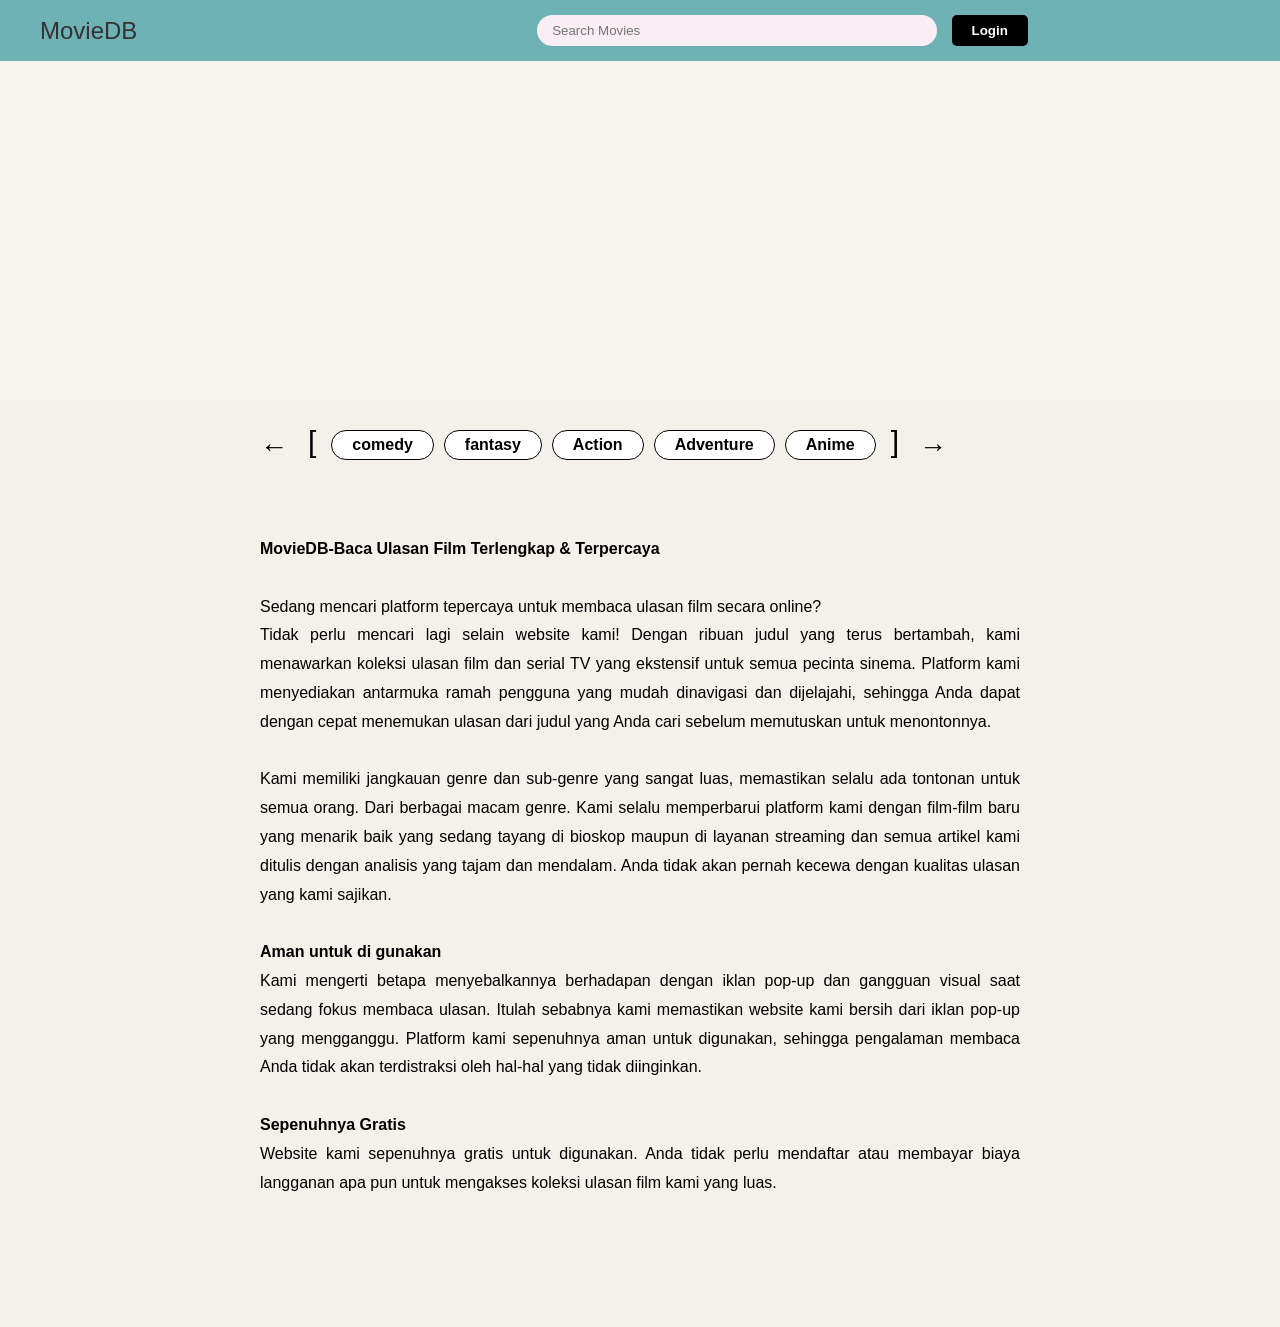
<file: index.html>
<!DOCTYPE html>
<html>
<head>
    <title>MovieDB - Login</title>
    <link rel="stylesheet" type="text/css" href="style.css">
    <script type="text/javascript" src="script.js"></script>
</head>
<body>
    <div class="top-bg">
        <div class="navbar">
            <div class="nav-left">
                <h1 class="logo-text">MovieDB</h1>
            </div>
             <div class="nav-center">
            <input type="text" class="search-bar" placeholder="Search Movies">
                <input type="button" value="Login" class="btn-black" id="btnOpenLogin" onclick="openLogin()">
            </div>
            <div class="clear"></div>
        </div>
        </div>
    
    <div class="bottom-bg">
        <div class="categories-container">
            <div class="icon-nav">&larr;</div>
            <div class="bracket">[</div>
            <div class="category-btn">comedy</div>
            <div class="category-btn">fantasy</div>
            <div class="category-btn">Action</div>
            <div class="category-btn">Adventure</div>
            <div class="category-btn">Anime</div>
            <div class="bracket">]</div>
            <div class="icon-nav">&rarr;</div>
            <div class="clear"></div>
        </div>
        
        <div class="article-section">
            <p><b>MovieDB-Baca Ulasan Film Terlengkap & Terpercaya</b></p>
            <br>
            <p>Sedang mencari platform tepercaya untuk membaca ulasan film secara online?<br>
            Tidak perlu mencari lagi selain website kami! Dengan ribuan judul yang terus bertambah, kami menawarkan koleksi ulasan film dan serial TV yang ekstensif untuk semua pecinta sinema. Platform kami menyediakan antarmuka ramah pengguna yang mudah dinavigasi dan dijelajahi, sehingga Anda dapat dengan cepat menemukan ulasan dari judul yang Anda cari sebelum memutuskan untuk menontonnya.</p>
            <br>
            <p>Kami memiliki jangkauan genre dan sub-genre yang sangat luas, memastikan selalu ada tontonan untuk semua orang. Dari berbagai macam genre. Kami selalu memperbarui platform kami dengan film-film baru yang menarik baik yang sedang tayang di bioskop maupun di layanan streaming dan semua artikel kami ditulis dengan analisis yang tajam dan mendalam. Anda tidak akan pernah kecewa dengan kualitas ulasan yang kami sajikan.</p>
            <br>
            <p><b>Aman untuk di gunakan</b><br>
            Kami mengerti betapa menyebalkannya berhadapan dengan iklan pop-up dan gangguan visual saat sedang fokus membaca ulasan. Itulah sebabnya kami memastikan website kami bersih dari iklan pop-up yang mengganggu. Platform kami sepenuhnya aman untuk digunakan, sehingga pengalaman membaca Anda tidak akan terdistraksi oleh hal-hal yang tidak diinginkan.</p>
            <br>
            <p><b>Sepenuhnya Gratis<br></b>
            Website kami sepenuhnya gratis untuk digunakan. Anda tidak perlu mendaftar atau membayar biaya langganan apa pun untuk mengakses koleksi ulasan film kami yang luas.</p>
        </div>
    </div>

    <div id="loginModal" class="modal-overlay">
        <div class="login-box">
            <span class="close-btn" onclick="closeLogin()">&times;</span>
            
            <h1 align="center" class="title-login">Login with Password</h1>
            <form name="formLogin">
                <p class="form-label-login">Username</p>
                <input type="text" id="username" class="input-field-login">
                
                <p class="form-label-login">Password</p>
                <input type="password" id="password" class="input-field-login">
                
                <p class="links">
                    <a href="reset-password.html" style="color: #2b78e4;">Lupa sandi ?</a><br>
                    <span style="color: white;">Belum punya akun?</span> 
                    <b><a href="register.html" style="color: #2b78e4;">Register</a></b>
                </p>
                <div align="right" style="margin-top: -30px;">
                    <input href="welcome.html" type="button" value="LOGIN" class="btn-login-submit" onclick="doLogin()">
                </div>
            </form>
        </div>
    </div>
    </body>
</html>
</file>
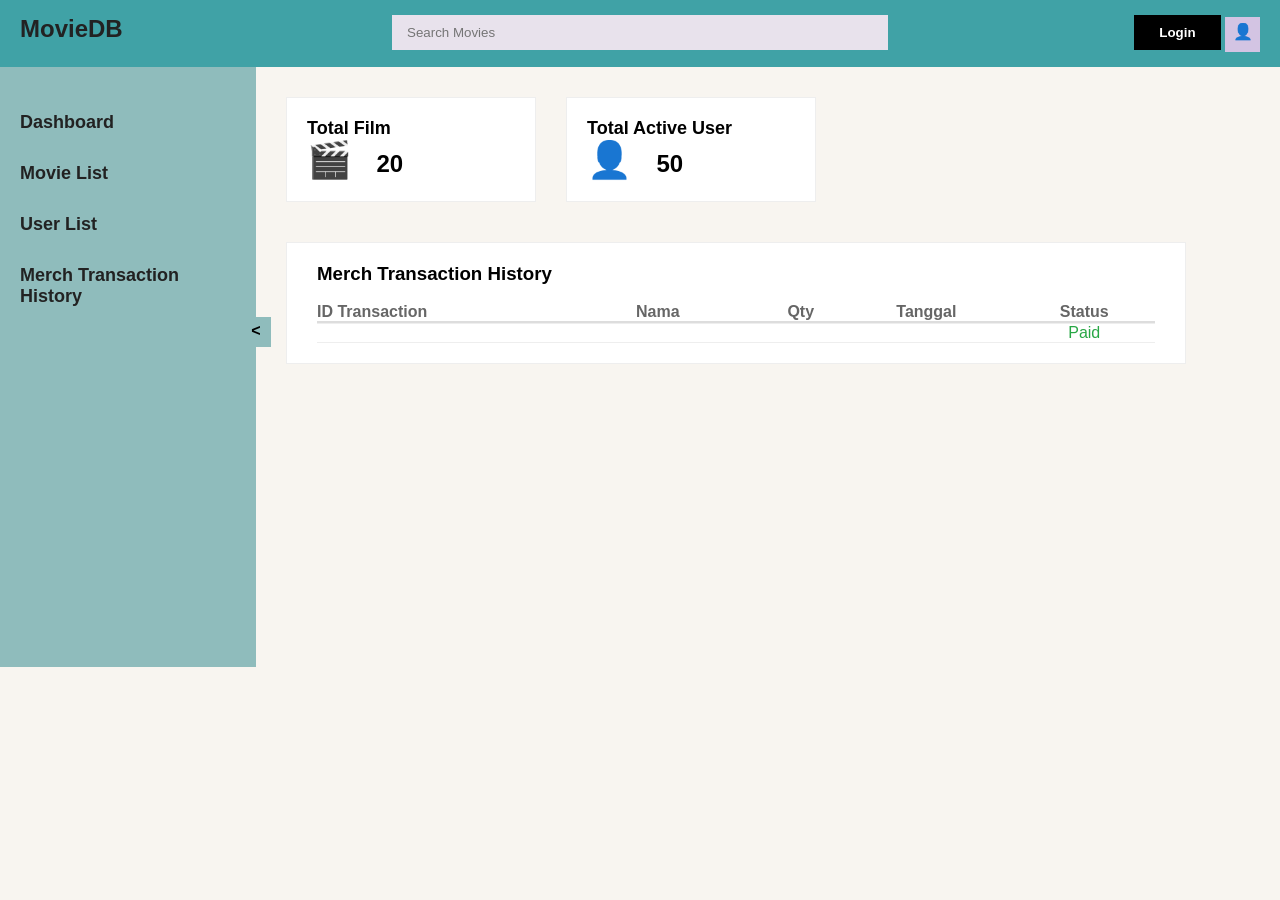
<file: admin_dashboard.html>
<!DOCTYPE html>
<html>
<head>
    <title>MovieDB - Admin Homepage</title>
    <link rel="stylesheet" type="text/css" href="style.css" />
    <script type="text/javascript" src="script.js"></script>
</head>
<body>

    <div id="navbar">
        <div id="nav-left">
            <a href="index.html" class="back-btn" style="text-decoration: none; color: #222; font-size: 24px; font-weight: bold;">MovieDB</a>
        </div>
        
        <div id="nav-center">
            <input type="text" id="search-bar" placeholder="Search Movies">
        </div>
        
        <div id="nav-right">
            <input type="button" value="Login" id="btn-login">
            <div id="user-avatar" onclick="window.location.href='profile.html'" style="cursor: pointer;">&#128100;</div>
        </div>
        
        <br style="clear: both;" />
    </div>

    <div id="main-container">
        
        <div id="sidebar">
            <ul id="menu-list">
                <li class="active" onclick="window.location.href='admin_dashboard.html'" style="cursor: pointer;">Dashboard</li>
                <li class="active" onclick="window.location.href='movie_list.html'" style="cursor: pointer;">Movie List</li>
                <li class="active" onclick="window.location.href='user_list.html'" style="cursor: pointer;">User List</li>
                <li class="active" onclick="window.location.href='merch_history.html'" style="cursor: pointer;">Merch Transaction History</li>
            </ul>
            <div id="toggle-btn" onClick="toggleSidebar()">&lt;</div>
        </div>

        <div id="content">
            
            <div id="summary-cards">
                <div class="card">
                    <p class="card-title">Total Film</p>
                    <div class="card-body">
                        <span class="card-icon">🎬</span>
                        <span class="card-value">20</span>
                    </div>
                </div>
                <div class="card">
                    <p class="card-title">Total Active User</p>
                    <div class="card-body">
                        <span class="card-icon">👤</span>
                        <span class="card-value">50</span>
                    </div>
                </div>
                <br style="clear: both;" />
            </div>

            <div id="transaction-section">
                <h3>Merch Transaction History</h3>
                <br>
                <table border="0" cellspacing="0" cellpadding="15" width="100%">
    <tr>
        <th align="left">ID Transaction</th>
        <th align="left">Nama</th>
        <th align="center">Qty</th>
        <th align="center">Tanggal</th>
        <th align="center">Status</th>
    </tr>
    
    <tr>
        <td></td>
        <td><b></b></td>
        <td align="center"></td>
        <td align="center"></td>
        <td align="center">
            <span class="status-paid"></span>
        </td>
    </tr>
    
    <tr>
        <td></td>
        <td><b></b></td>
        <td align="center"></td>
        <td align="center"></td>
        <td align="center"><span class="status-paid">Paid</span></td>
    </tr>
    </table>
            </div>
            
        </div>
        <br style="clear: both;" />
    </div>

</body>
</html>
</file>
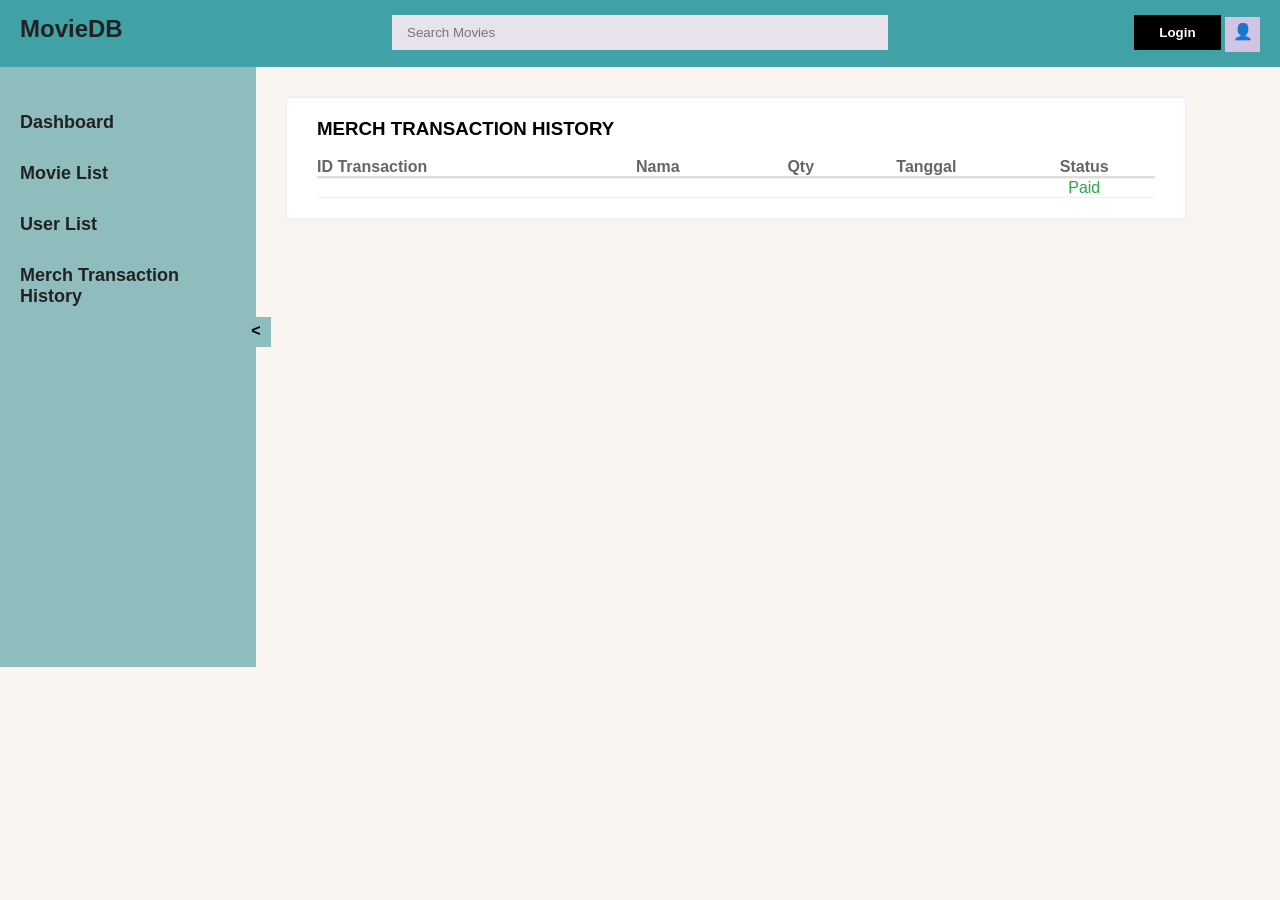
<file: Merch_history.html>
<!DOCTYPE html>
<html>
<head>
    <title>MovieDB - Movie List</title>
    <link rel="stylesheet" type="text/css" href="style.css" />
    <script type="text/javascript" src="script.js"></script>
</head>
<body>

    <div id="navbar">
        <div id="nav-left">
            <a href="index.html" class="back-btn" style="text-decoration: none; color: #222; font-size: 24px; font-weight: bold;">MovieDB</a>
        </div>
        
        <div id="nav-center">
            <input type="text" id="search-bar" placeholder="Search Movies">
        </div>
        
        <div id="nav-right">
            <input type="button" value="Login" id="btn-login">
            <div id="user-avatar" onclick="window.location.href='profile.html'" style="cursor: pointer;">&#128100;</div>
        </div>
        
        <br style="clear: both;" />
    </div>

    <div id="main-container">
        
        <div id="sidebar">
            <ul id="menu-list">
                <li class="active" onclick="window.location.href='admin_dashboard.html'" style="cursor: pointer;">Dashboard</li>
                <li class="active" onclick="window.location.href='movie_list.html'" style="cursor: pointer;">Movie List</li>
                <li class="active" onclick="window.location.href='user_list.html'" style="cursor: pointer;">User List</li>
                <li class="active" onclick="window.location.href='merch_history.html'" style="cursor: pointer;">Merch Transaction History</li>
            </ul>
            <div id="toggle-btn" onClick="toggleSidebar()">&lt;</div>
        </div>

        <div id="content">

            <div id="transaction-section">
                <h3>MERCH TRANSACTION HISTORY</h3>
                <br>
                <table border="0" cellspacing="0" cellpadding="15" width="100%">
    <tr>
        <th align="left">ID Transaction</th>
        <th align="left">Nama</th>
        <th align="center">Qty</th>
        <th align="center">Tanggal</th>
        <th align="center">Status</th>
    </tr>
    
    <tr>
        <td></td>
        <td><b></b></td>
        <td align="center"></td>
        <td align="center"></td>
        <td align="center">
            <span class="status-paid"></span>
        </td>
    </tr>
    
    <tr>
        <td></td>
        <td><b></b></td>
        <td align="center"></td>
        <td align="center"></td>
        <td align="center"><span class="status-paid">Paid</span></td>
    </tr>
    </table>
                </div>
            
        </div>
        <br style="clear: both;" />
    </div>

</body>
</html>
</file>
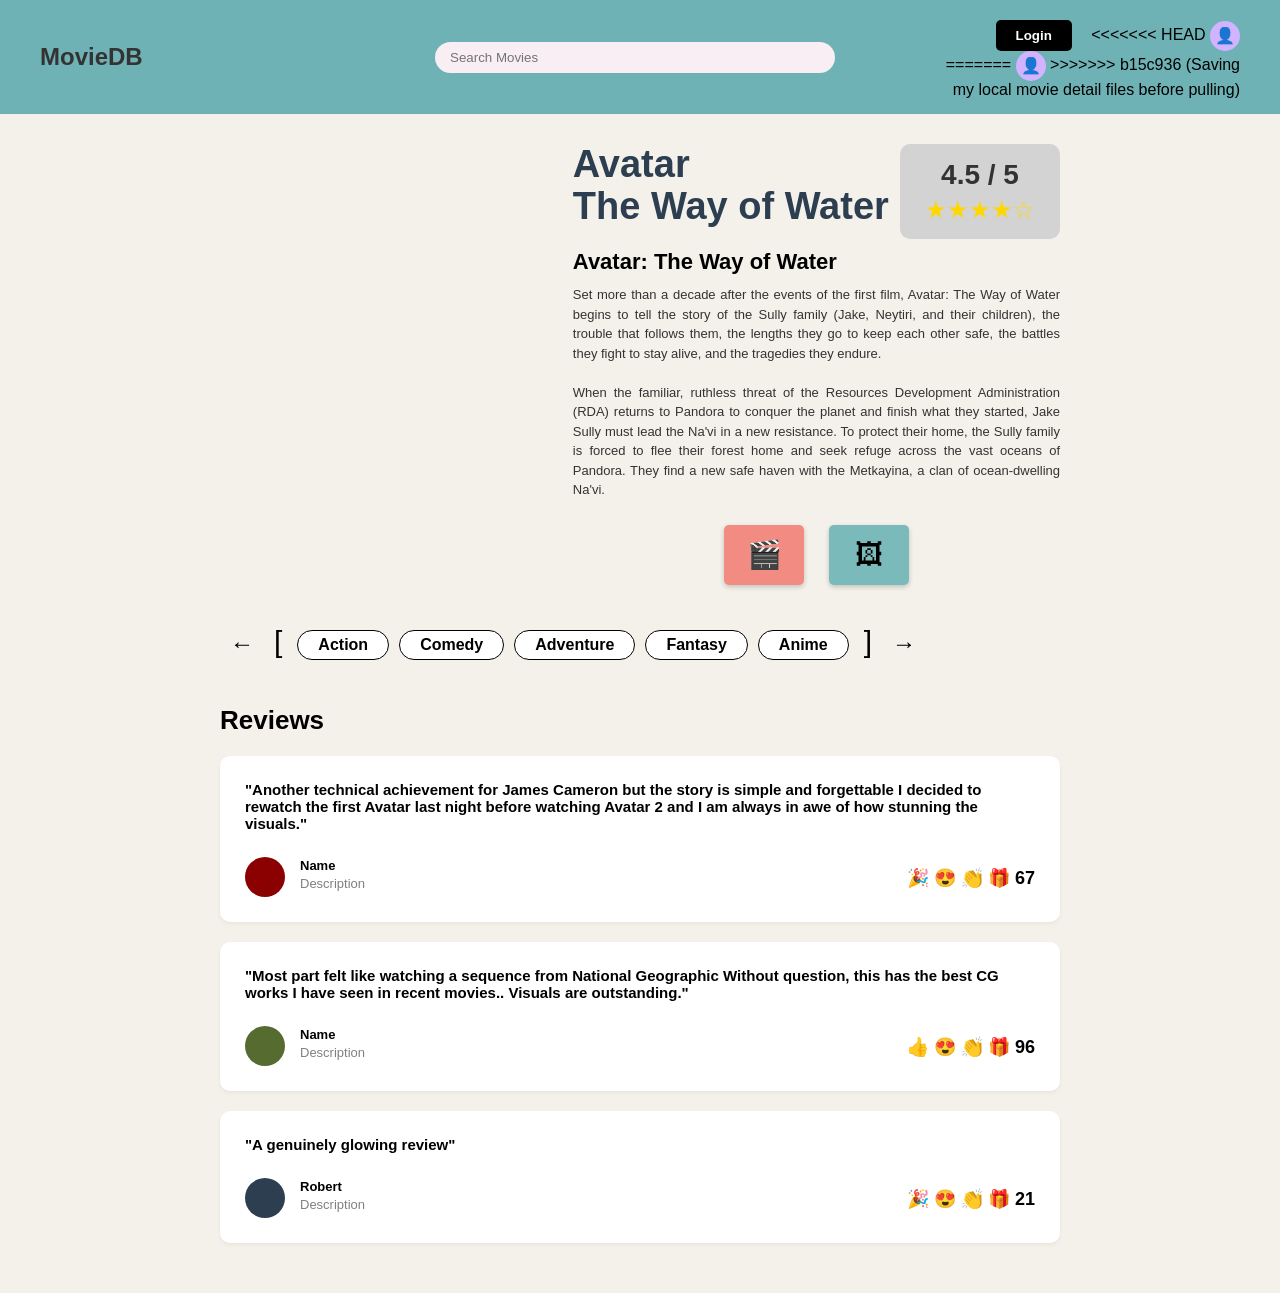
<file: movie-detail_avatar.html>
<!DOCTYPE html>
<html lang="id">
<head>
    <meta charset="UTF-8">
    <meta name="viewport" content="width=device-width, initial-scale=1.0">
    <title>Avatar The Way of Water - MovieDB</title>
    <link rel="stylesheet" href="style.css">
</head>
<body class="bg-cream">

    <div class="navbar">
        <div class="nav-left">
            <a href="welcome.html" class="back-btn"> MovieDB</a>
        </div>
        <div class="nav-center">
            <input type="text" class="search-bar" placeholder="Search Movies">
        </div>
        <div class="nav-right">
            <button class="btn-black">Login</button>
<<<<<<< HEAD
            <div class="user-avatar">&#128100;</div>
=======
            <div class="user-avatar" onclick="window.location.href='profile.html'" style="cursor: pointer;">&#128100;</div>
>>>>>>> b15c936 (Saving my local movie detail files before pulling)
        </div>
        <div class="clear"></div>
    </div>

    <div class="container">
        
        <div class="movie-hero">
            <div class="poster-col">
                <img >
            </div>
            
            <div class="details-col">
                <div class="title-section">
                    <h1 class="movie-title">Avatar <br>The Way of Water</h1>
                    <div class="rating-box">
                        <h2>4.5 / 5</h2>
                        <div class="stars">&#9733;&#9733;&#9733;&#9733;&#9734;</div>
                    </div>
                    <div class="clear"></div>
                </div>

                <h3 class="subtitle">Avatar: The Way of Water</h3>
                <p class="synopsis">
                    Set more than a decade after the events of the first film, Avatar: The Way of Water begins to tell the story of the Sully family (Jake, Neytiri, and their children), the trouble that follows them, the lengths they go to keep each other safe, the battles they fight to stay alive, and the tragedies they endure.<br>
                     <br>
                     When the familiar, ruthless threat of the Resources Development Administration (RDA) returns to Pandora to conquer the planet and finish what they started, Jake Sully must lead the Na'vi in a new resistance. To protect their home, the Sully family is forced to flee their forest home and seek refuge across the vast oceans of Pandora. They find a new safe haven with the Metkayina, a clan of ocean-dwelling Na'vi.
                </p>

                <div class="action-buttons">
                    <button class="btn-action btn-trailer" onclick="playTrailer()">&#127916;</button>
                    <button class="btn-action btn-gallery" onclick="openGallery()">&#128444;</button>
                </div>
            </div>
            <div class="clear"></div>
        </div>

        <div class="categories-section">
            <span class="nav-arrow">&#8592;</span>
            <span class="bracket">[</span>
            <button class="category-btn">Action</button>
            <button class="category-btn">Comedy</button>
            <button class="category-btn">Adventure</button>
            <button class="category-btn">Fantasy</button>
            <button class="category-btn">Anime</button>
            <span class="bracket">]</span>
            <span class="nav-arrow">&#8594;</span>
            <div class="clear"></div>
        </div>

        <div class="reviews-section">
            <h1 class="review-title">Reviews</h1>

            <div class="review-card">
                <p class="review-text">"Another technical achievement for James Cameron but the story is simple and forgettable
                I decided to rewatch the first Avatar last night before watching Avatar 2 and I am always in awe of how stunning the visuals."
                <div class="review-user">
                    <div class="user-pic bg-red"></div>
                    <div class="user-info">
                        <strong>Name</strong><br>
                        <span>Description</span>
                    </div>
                </div>
                <div class="review-reactions">
                    &#127881; &#128525; &#128079; &#127873; <strong>67</strong>
                </div>
                <div class="clear"></div>
            </div>

            <div class="review-card">
                <p class="review-text">"Most part felt like watching a sequence from National Geographic
                Without question, this has the best CG works I have seen in recent movies.. Visuals are outstanding."</p>
                <div class="review-user">
                    <div class="user-pic bg-green"></div>
                    <div class="user-info">
                        <strong>Name</strong><br>
                        <span>Description</span>
                    </div>
                </div>
                <div class="review-reactions">
                    &#128077; &#128525; &#128079; &#127873; <strong>96</strong>
                </div>
                <div class="clear"></div>
            </div>

            <div class="review-card">
                <p class="review-text">"A genuinely glowing review"</p>
                <div class="review-user">
                    <div class="user-pic bg-blue"></div>
                    <div class="user-info">
                        <strong>Robert</strong><br>
                        <span>Description</span>
                    </div>
                </div>
                <div class="review-reactions">
                    &#127881; &#128525; &#128079; &#127873; <strong>21</strong>
                </div>
                <div class="clear"></div>
            </div>

        </div>
    </div>
    <script src="script.js"></script>
</body>
</html>
</file>
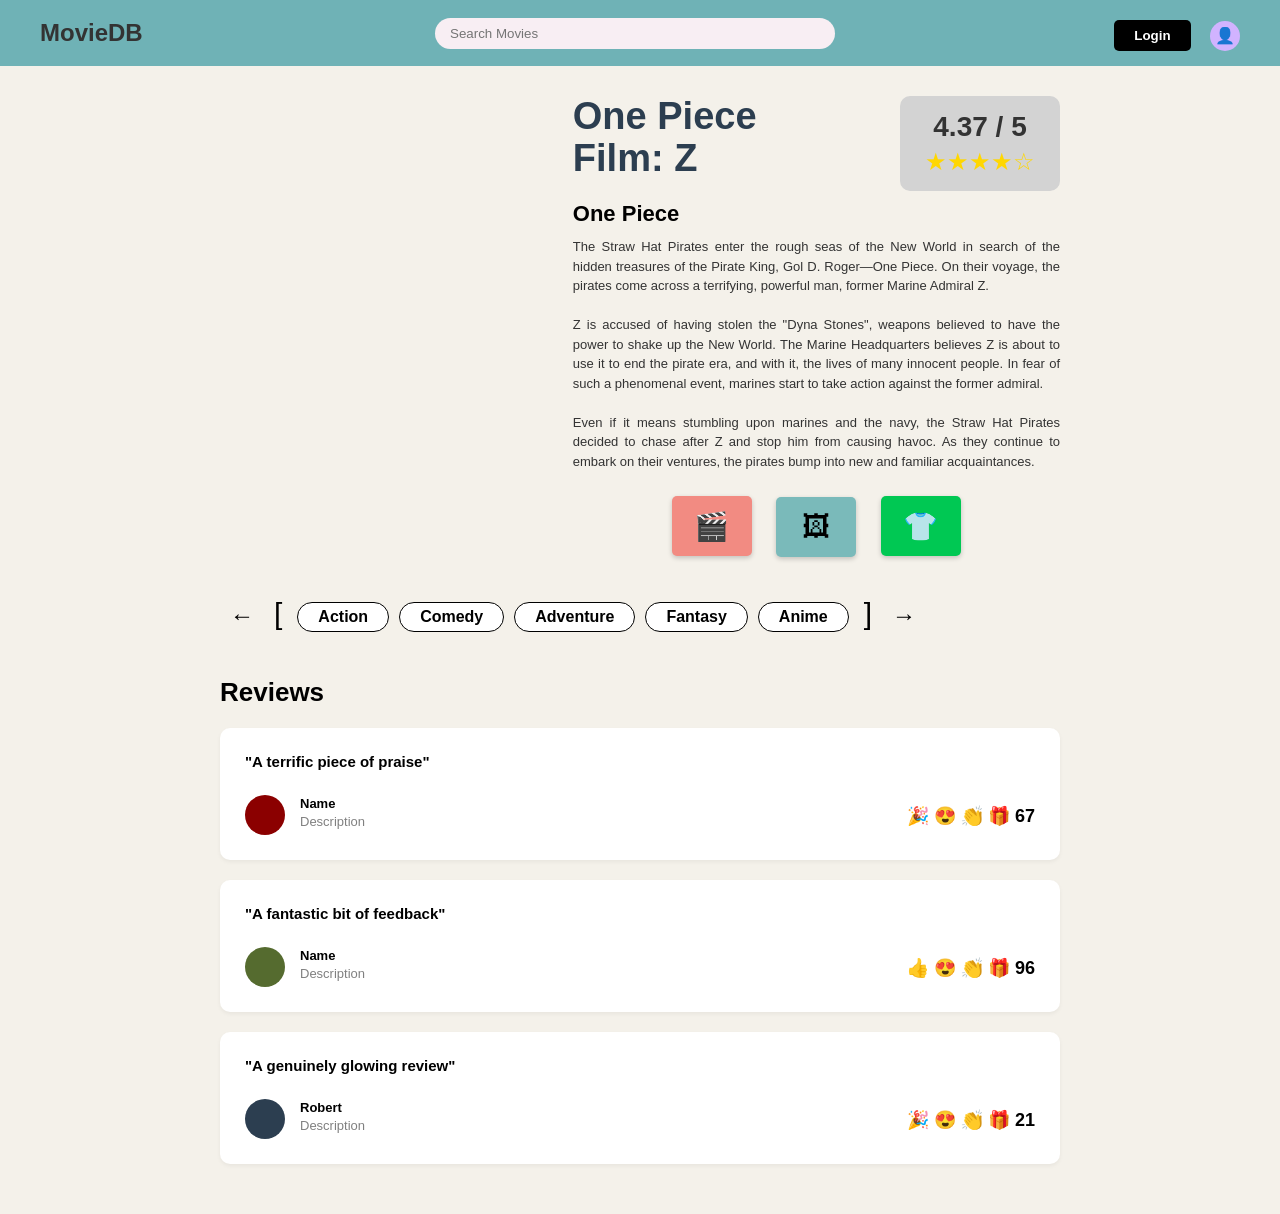
<file: movie-detail_onepiece.html>
<!DOCTYPE html>
<html lang="id">
<head>
    <meta charset="UTF-8">
    <meta name="viewport" content="width=device-width, initial-scale=1.0">
    <title>One Piece Film: Z - MovieDB</title>
    <link rel="stylesheet" href="style.css">
</head>
<body class="bg-cream">

    <div class="navbar">
        <div class="nav-left">
            <a href="welcome.html" class="back-btn"> MovieDB</a>
        </div>
        <div class="nav-center">
            <input type="text" class="search-bar" placeholder="Search Movies">
        </div>
       <div class="nav-right">
            <button class="btn-black">Login</button>
            <div class="user-avatar" onclick="window.location.href='profile.html'" style="cursor: pointer;">&#128100;</div>
        </div>
        <div class="clear"></div>
    </div>

    <div class="container">
        
        <div class="movie-hero">
            <div class="poster-col">
                <img >
            </div>
            
            <div class="details-col">
                <div class="title-section">
                    <h1 class="movie-title">One Piece<br>Film: Z</h1>
                    <div class="rating-box">
                        <h2>4.37 / 5</h2>
                        <div class="stars">&#9733;&#9733;&#9733;&#9733;&#9734;</div>
                    </div>
                    <div class="clear"></div>
                </div>

                <h3 class="subtitle">One Piece</h3>
                <p class="synopsis">
                    The Straw Hat Pirates enter the rough seas of the New World in search of the hidden treasures of the Pirate King, Gol D. Roger—One Piece. On their voyage, the pirates come across a terrifying, powerful man, former Marine Admiral Z.<br><br>
                    Z is accused of having stolen the "Dyna Stones", weapons believed to have the power to shake up the New World. The Marine Headquarters believes Z is about to use it to end the pirate era, and with it, the lives of many innocent people. In fear of such a phenomenal event, marines start to take action against the former admiral.<br><br>
                    Even if it means stumbling upon marines and the navy, the Straw Hat Pirates decided to chase after Z and stop him from causing havoc. As they continue to embark on their ventures, the pirates bump into new and familiar acquaintances.
                </p>

                <div class="action-buttons">
                    <button class="btn-action btn-trailer" onclick="playTrailer()">&#127916;</button>
                    <button class="btn-action btn-gallery" onclick="openGallery()">&#128444;</button>
                    <button class="btn-action btn-merch" onclick="openMerch()">&#128085;</button>
                </div>
            </div>
            <div class="clear"></div>
        </div>

        <div class="categories-section">
            <span class="nav-arrow">&#8592;</span>
            <span class="bracket">[</span>
            <button class="category-btn">Action</button>
            <button class="category-btn">Comedy</button>
            <button class="category-btn">Adventure</button>
            <button class="category-btn">Fantasy</button>
            <button class="category-btn">Anime</button>
            <span class="bracket">]</span>
            <span class="nav-arrow">&#8594;</span>
            <div class="clear"></div>
        </div>

        <div class="reviews-section">
            <h1 class="review-title">Reviews</h1>

            <div class="review-card">
                <p class="review-text">"A terrific piece of praise"</p>
                <div class="review-user">
                    <div class="user-pic bg-red"></div>
                    <div class="user-info">
                        <strong>Name</strong><br>
                        <span>Description</span>
                    </div>
                </div>
               <div class="review-reactions" onclick="openReactionModal()" style="cursor: pointer;" title="Lihat siapa yang bereaksi">🎉 😍 👏 🎁 <strong>67</strong>
                </div>
                <div class="clear"></div>
            </div>

            <div class="review-card">
                <p class="review-text">"A fantastic bit of feedback"</p>
                <div class="review-user">
                    <div class="user-pic bg-green"></div>
                    <div class="user-info">
                        <strong>Name</strong><br>
                        <span>Description</span>
                    </div>
                </div>
               <div class="review-reactions" onclick="openReactionModal()" style="cursor: pointer;" title="Lihat siapa yang bereaksi">
    👍 😍 👏 🎁 <strong>96</strong>
</div>
                <div class="clear"></div>
            </div>

            <div class="review-card">
                <p class="review-text">"A genuinely glowing review"</p>
                <div class="review-user">
                    <div class="user-pic bg-blue"></div>
                    <div class="user-info">
                        <strong>Robert</strong><br>
                        <span>Description</span>
                    </div>
                </div>
                <div class="review-reactions" onclick="openReactionModal()" style="cursor: pointer;" title="Lihat siapa yang bereaksi">
    🎉 😍 👏 🎁 <strong>21</strong>
</div>
                <div class="clear"></div>
            </div> </div> <div id="reactionModal" class="reaction-modal">
        <div class="reaction-modal-content">
            <span class="close-btn" onclick="closeReactionModal()">&times;</span>
            <h2 style="margin-top: 0; border-bottom: 2px solid #70a9a1; padding-bottom: 10px;">Reaksi Ulasan</h2>
            
            <ul class="reaction-list">
                <li><div class="user-pic bg-red" style="display:inline-block; vertical-align:middle; width:30px; height:30px; border-radius:50%;"></div> <strong>Budi</strong> memberikan 🎉</li>
                <li><div class="user-pic bg-blue" style="display:inline-block; vertical-align:middle; width:30px; height:30px; border-radius:50%;"></div> <strong>Siti</strong> memberikan 😍</li>
                <li><div class="user-pic bg-green" style="display:inline-block; vertical-align:middle; width:30px; height:30px; border-radius:50%;"></div> <strong>Andi</strong> memberikan 👏</li>
            </ul>
        </div>
    </div>
    <script src="script.js"></script>
</body>
</html>
</file>
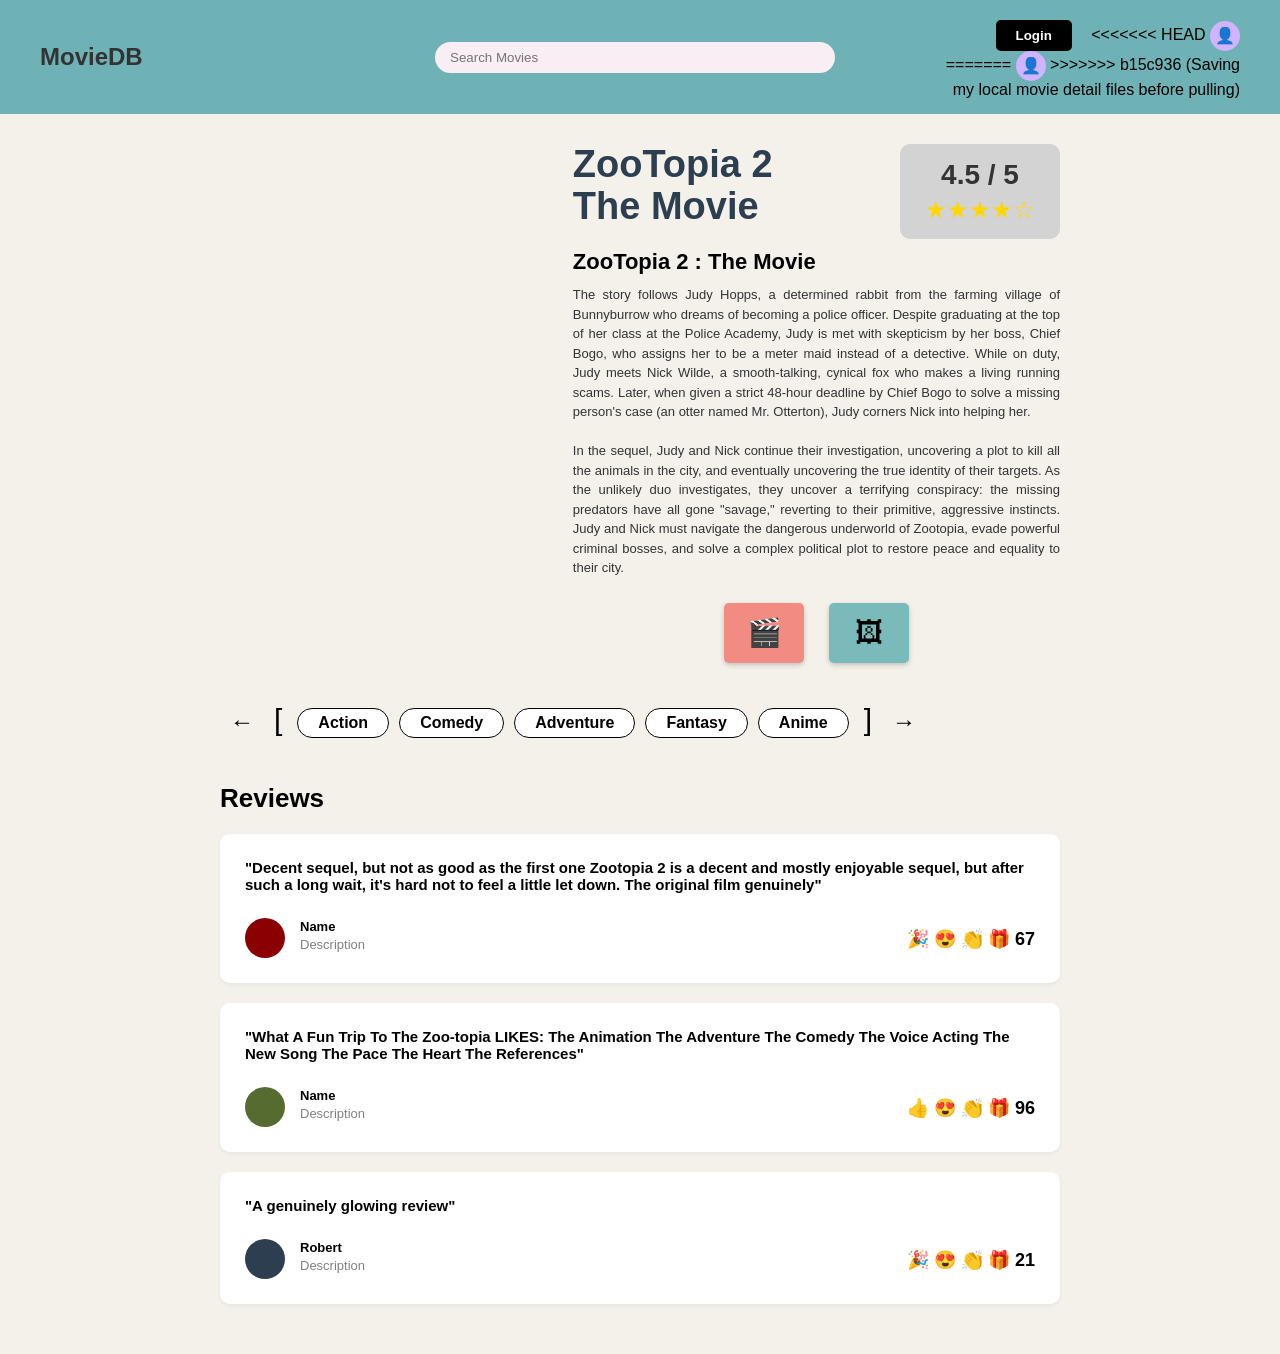
<file: movie-detail_ZooTopia.html>
<!DOCTYPE html>
<html lang="id">
<head>
    <meta charset="UTF-8">
    <meta name="viewport" content="width=device-width, initial-scale=1.0">
    <title>ZooTopia 2 - MovieDB</title>
    <link rel="stylesheet" href="style.css">
</head>
<body class="bg-cream">

    <div class="navbar">
        <div class="nav-left">
            <a href="welcome.html" class="back-btn"> MovieDB</a>
        </div>
        <div class="nav-center">
            <input type="text" class="search-bar" placeholder="Search Movies">
        </div>
        <div class="nav-right">
            <button class="btn-black">Login</button>
<<<<<<< HEAD
            <div class="user-avatar">&#128100;</div>
=======
            <div class="user-avatar" onclick="window.location.href='profile.html'" style="cursor: pointer;">&#128100;</div>
>>>>>>> b15c936 (Saving my local movie detail files before pulling)
        </div>
        <div class="clear"></div>
    </div>

    <div class="container">
        
        <div class="movie-hero">
            <div class="poster-col">
                <img >
            </div>
            
            <div class="details-col">
                <div class="title-section">
                    <h1 class="movie-title">ZooTopia 2<br>The Movie</h1>
                    <div class="rating-box">
                        <h2>4.5 / 5</h2>
                        <div class="stars">&#9733;&#9733;&#9733;&#9733;&#9734;</div>
                    </div>
                    <div class="clear"></div>
                </div>

                <h3 class="subtitle">ZooTopia 2 : The Movie</h3>
                <p class="synopsis">
                    The story follows Judy Hopps, a determined rabbit from the farming village of Bunnyburrow who dreams of becoming a police officer.
                     Despite graduating at the top of her class at the Police Academy, Judy is met with skepticism by her boss, Chief Bogo, who assigns her to be a meter maid instead of a detective. 
                     While on duty, Judy meets Nick Wilde, a smooth-talking, cynical fox who makes a living running scams. Later, when given a strict 48-hour deadline by Chief Bogo to solve a missing person's case (an otter named Mr. Otterton), Judy corners Nick into helping her.<br>
                     <br>
                     In the sequel, Judy and Nick continue their investigation, uncovering a plot to kill all the animals in the city, and eventually uncovering the true identity of their targets.
                     As the unlikely duo investigates, they uncover a terrifying conspiracy: the missing predators have all gone "savage," reverting to their primitive, aggressive instincts. Judy and Nick must navigate the dangerous underworld of Zootopia, evade powerful criminal bosses, and solve a complex political plot to restore peace and equality to their city.
                </p>
                <div class="action-buttons">
                    <button class="btn-action btn-trailer" onclick="playTrailer()">&#127916;</button>
                    <button class="btn-action btn-gallery" onclick="openGallery()">&#128444;</button>
                </div>
            </div>
            <div class="clear"></div>
        </div>

        <div class="categories-section">
            <span class="nav-arrow">&#8592;</span>
            <span class="bracket">[</span>
            <button class="category-btn">Action</button>
            <button class="category-btn">Comedy</button>
            <button class="category-btn">Adventure</button>
            <button class="category-btn">Fantasy</button>
            <button class="category-btn">Anime</button>
            <span class="bracket">]</span>
            <span class="nav-arrow">&#8594;</span>
            <div class="clear"></div>
        </div>

        <div class="reviews-section">
            <h1 class="review-title">Reviews</h1>

            <div class="review-card">
                <p class="review-text">"Decent sequel, but not as good as the first one
                Zootopia 2 is a decent and mostly enjoyable sequel, but after such a long wait, it's hard not to feel a little let down. The original film genuinely"</p>
                <div class="review-user">
                    <div class="user-pic bg-red"></div>
                    <div class="user-info">
                        <strong>Name</strong><br>
                        <span>Description</span>
                    </div>
                </div>
                <div class="review-reactions">
                    &#127881; &#128525; &#128079; &#127873; <strong>67</strong>
                </div>
                <div class="clear"></div>
            </div>

            <div class="review-card">
                <p class="review-text">"What A Fun Trip To The Zoo-topia
                LIKES: The Animation The Adventure The Comedy The Voice Acting The New Song The Pace The Heart The References"</p>
                <div class="review-user">
                    <div class="user-pic bg-green"></div>
                    <div class="user-info">
                        <strong>Name</strong><br>
                        <span>Description</span>
                    </div>
                </div>
                <div class="review-reactions">
                    &#128077; &#128525; &#128079; &#127873; <strong>96</strong>
                </div>
                <div class="clear"></div>
            </div>

            <div class="review-card">
                <p class="review-text">"A genuinely glowing review"</p>
                <div class="review-user">
                    <div class="user-pic bg-blue"></div>
                    <div class="user-info">
                        <strong>Robert</strong><br>
                        <span>Description</span>
                    </div>
                </div>
                <div class="review-reactions">
                    &#127881; &#128525; &#128079; &#127873; <strong>21</strong>
                </div>
                <div class="clear"></div>
            </div>

        </div>
    </div>
    <script src="script.js"></script>
</body>
</html>
</file>
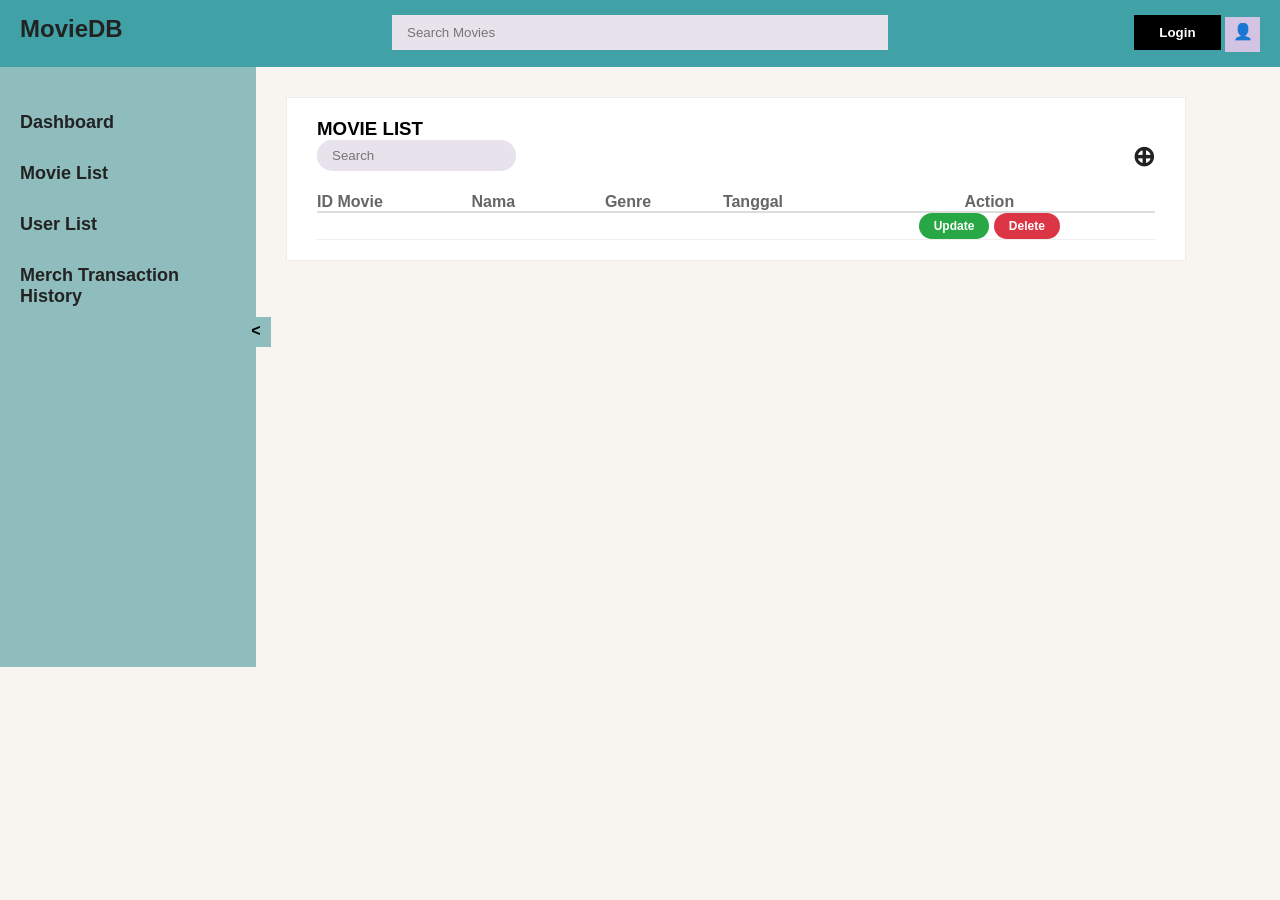
<file: movie_list.html>
<!DOCTYPE html>
<html>
<head>
    <title>MovieDB - Movie List</title>
    <link rel="stylesheet" type="text/css" href="style.css" />
    <script type="text/javascript" src="script.js"></script>
</head>
<body>

    <div id="navbar">
        <div id="nav-left">
            <a href="index.html" class="back-btn" style="text-decoration: none; color: #222; font-size: 24px; font-weight: bold;">MovieDB</a>
        </div>
        
        <div id="nav-center">
            <input type="text" id="search-bar" placeholder="Search Movies">
        </div>
        
        <div id="nav-right">
            <input type="button" value="Login" id="btn-login">
            <div id="user-avatar" onclick="window.location.href='profile.html'" style="cursor: pointer;">&#128100;</div>
        </div>
        
        <br style="clear: both;" />
    </div>

    <div id="main-container">
        
        <div id="sidebar">
            <ul id="menu-list">
                <li class="active" onclick="window.location.href='admin_dashboard.html'" style="cursor: pointer;">Dashboard</li>
                <li class="active" onclick="window.location.href='movie_list.html'" style="cursor: pointer;">Movie List</li>
                <li class="active" onclick="window.location.href='user_list.html'" style="cursor: pointer;">User List</li>
                <li class="active" onclick="window.location.href='merch_history.html'" style="cursor: pointer;">Merch Transaction History</li>
            </ul>
            <div id="toggle-btn" onClick="toggleSidebar()">&lt;</div>
        </div>

        <div id="content">

            <div id="transaction-section">
                <h3>MOVIE LIST</h3>
                <div style="margin-bottom: 20px;">
                    <div style="float: left;">
                        <input type="text" placeholder="Search" style="padding: 8px 15px; background-color: #E8E2EC; border: none; border-radius: 15px; color: #666;">
                    </div>
                    <div style="float: right;">
                        <a href="#" style="text-decoration: none; font-size: 28px; color: #222222; font-weight: bold;">&#8853;</a>
                    </div>
                    <br style="clear: both;" />
                </div>

                <table border="0" cellspacing="0" cellpadding="15" width="100%">
                    <tr>
                        <th align="left">ID Movie</th>
                        <th align="left">Nama</th>
                        <th align="center">Genre</th>
                        <th align="center">Tanggal</th>
                        <th align="center">Action</th>
                    </tr>
                    
                    <tr>
                        <td></td>
                        <td></td>
                        <td align="center"></td>
                        <td align="center"></td>
                        <td align="center">
                            <button class="btn-update">Update</button>
                            <button class="btn-delete">Delete</button>
                        </td>
                    </tr>
                    </table>
                </div>
                </div>
        </div>
        <br style="clear: both;" />
    </div>

</body>
</html>
</file>
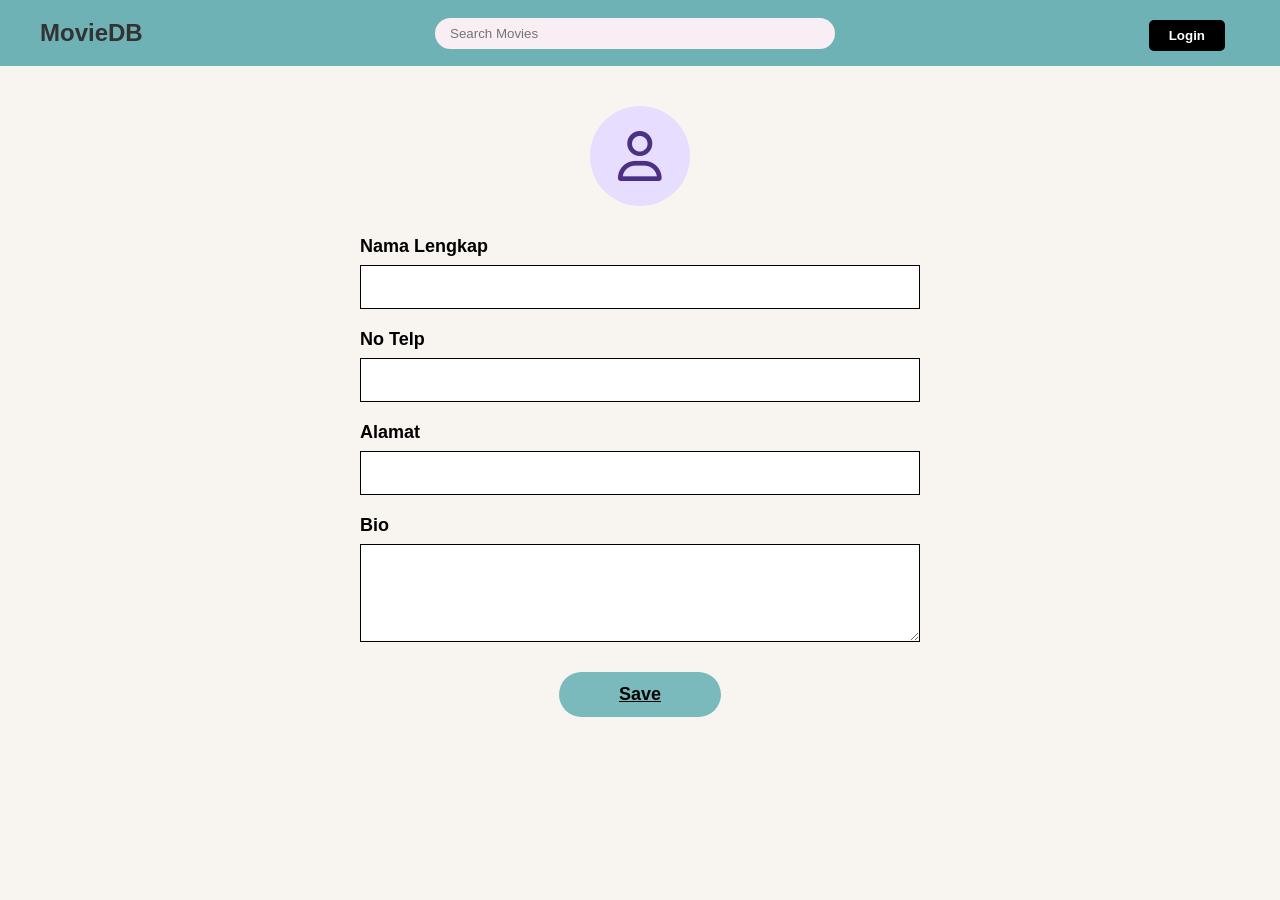
<file: profile.html>
<!DOCTYPE html>
<html lang="id">
<head>
    <meta charset="UTF-8">
    <meta name="viewport" content="width=device-width, initial-scale=1.0">
    <title>MovieDB - Profile Page</title>
    <link rel="stylesheet" href="style.css">
    <link rel="stylesheet" href="https://cdnjs.cloudflare.com/ajax/libs/font-awesome/6.4.0/css/all.min.css">
</head>
<body>

    <header class="navbar">
        <div class="nav-left">
            <a href="welcome.html" class="back-btn"> MovieDB</a>
        </div>
        <div class="nav-center">
            <input type="text" class="search-bar" placeholder="Search Movies">
        </div>
        <div class="nav-right">
            <button type="button" class="btn-black" onclick="window.location.href='index.html'">Login</button>
        </div>
        <div class="clear"></div>
    </header>

    <main class="profile-container">
        <div class="avatar-section">
          <a href="profile.html" style="text-decoration: none; display: block; cursor: pointer;">
        
        <div class="avatar-circle">
            <i class="far fa-user"></i>
        </div>
        
    </a>
    </div>

        <form id="profileForm">
            <div class="form-group">
                <label for="nama">Nama Lengkap</label>
                <input type="text" id="nama" name="nama">
            </div>

            <div class="form-group">
                <label for="telp">No Telp</label>
                <input type="tel" id="telp" name="telp">
            </div>

            <div class="form-group">
                <label for="alamat">Alamat</label>
                <input type="text" id="alamat" name="alamat">
            </div>

            <div class="form-group">
                <label for="bio">Bio</label>
                <textarea id="bio" name="bio" rows="4"></textarea>
            </div>

            <div class="button-group">
                <button type="submit" class="save-btn">Save</button>
            </div>
        </form>

        <div id="viewProfile" class="hidden">
            <div class="info-row">
                <div class="info-label">Nama Lengkap</div>
                <div class="info-box" id="res-nama"></div>
            </div>
            <div class="info-row">
                <div class="info-label">No Telp</div>
                <div class="info-box" id="res-telp"></div>
            </div>
            <div class="info-row">
                <div class="info-label">Alamat</div>
                <div class="info-box" id="res-alamat"></div>
            </div>
            <div class="info-row align-top">
                <div class="info-label">Bio</div>
                <div class="info-box bio-box" id="res-bio"></div>
            </div>
        </div>
    </main>

    <script src="script.js"></script>
</body>
</html>
</file>
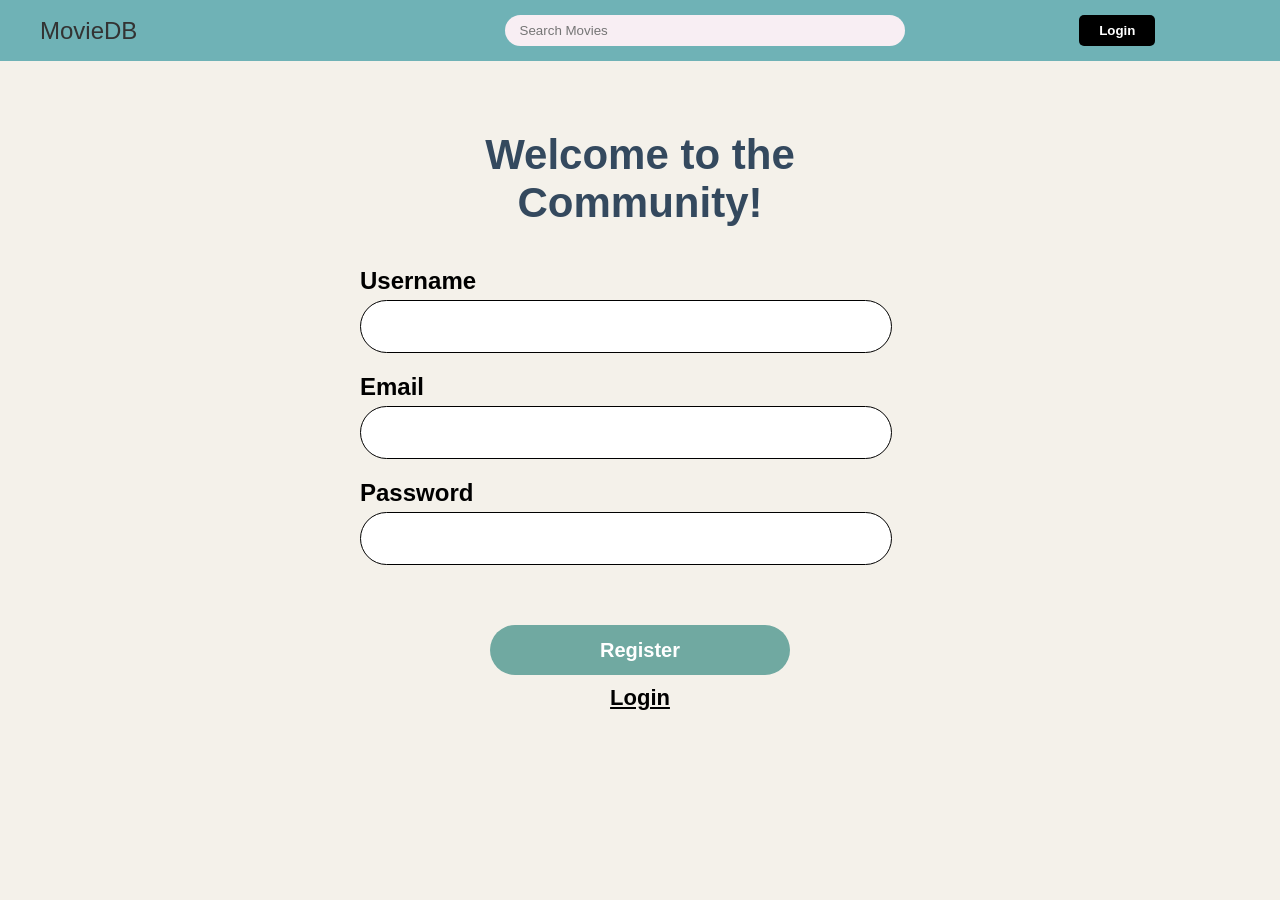
<file: register.html>
<!DOCTYPE html>
<html lang="id">
<head>
    <meta charset="UTF-8">
    <meta name="viewport" content="width=device-width, initial-scale=1.0">
    <title>MovieDB - Register</title>
    <link rel="stylesheet" type="text/css" href="style.css">
    <script type="text/javascript" src="script.js"></script>
</head>
<body class="bg-register">
    
    <header class="navbar">
        <div class="nav-left">
            <h1 class="logo-text">MovieDB</h1>
        </div>
       <div class="nav-center">
            <input type="text" class="search-bar" placeholder="Search Movies">
        </div>
            <button type="button" class="btn-black" onclick="window.location.href='index.html'">Login</button>
        </div>
        <div class="clear"></div>
    </header>
    
    <main class="register-box">
        <h1 align="center" class="title-register">Welcome to the Community!</h1>
        <form id="registerForm" name="formRegister">
            <p class="form-label-reg">Username</p>
            <input type="text" id="regUser" class="input-field-reg" required>
            
            <p class="form-label-reg">Email</p>
            <input type="text" id="regEmail" class="input-field-reg" required>
            
            <p class="form-label-reg">Password</p>
            <input type="password" id="regPass" class="input-field-reg" required>
            <div align="center" style="margin-top: 40px;">
                <button type="button" class="btn-teal" onclick="doRegister()" style="font-size: 20px; font-weight: bold; color: white;">Register</button>
                <p class="login-link-text">
                    <b><a href="welcome.html">Login</a></b>
                </p>
            </div>
        </form>
    </main>
</body>
</html>
</file>
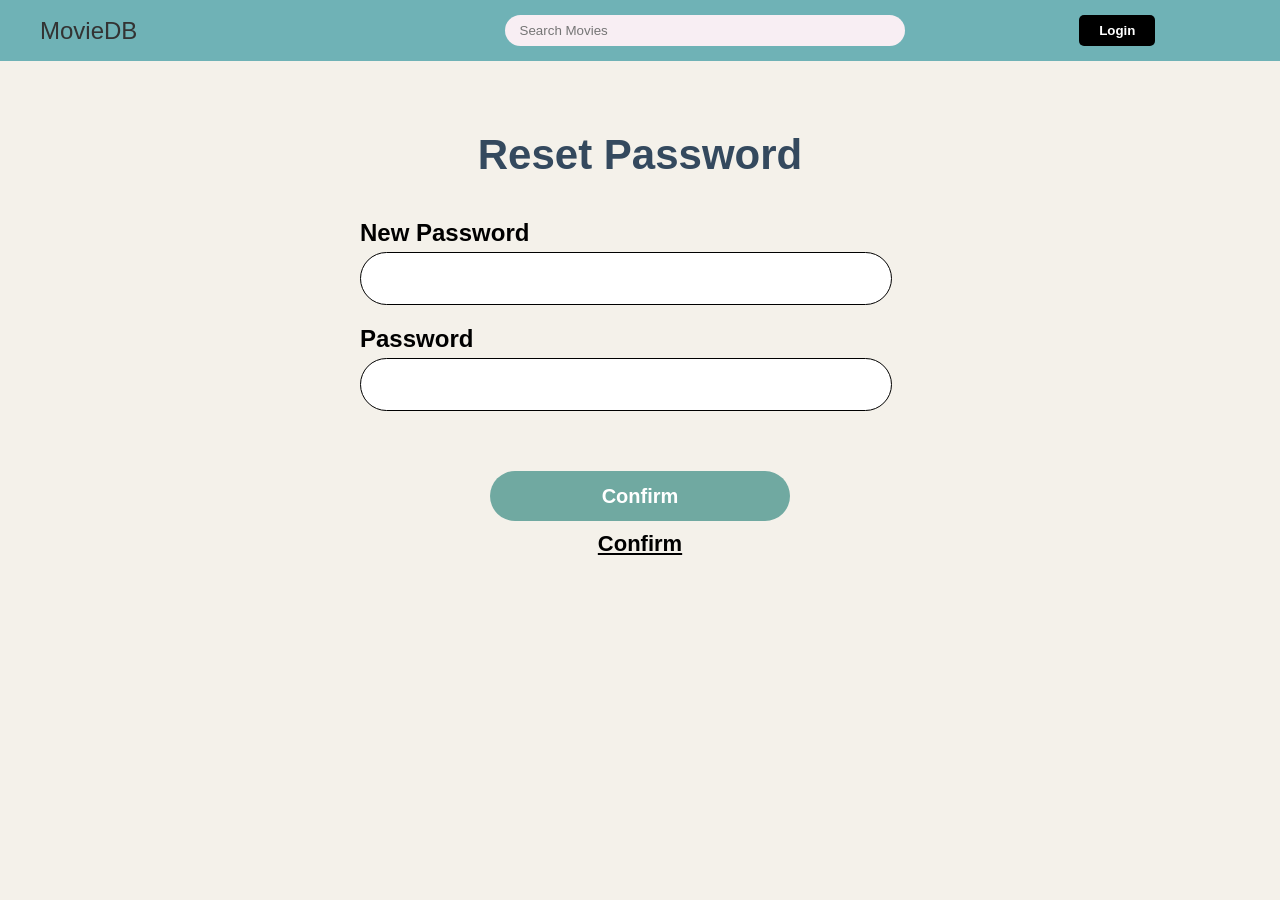
<file: reset-password.html>
<!DOCTYPE html>
<html lang="id">
<head>
    <meta charset="UTF-8">
    <meta name="viewport" content="width=device-width, initial-scale=1.0">
    <title>MovieDB - Register</title>
    <link rel="stylesheet" type="text/css" href="style.css">
    <script type="text/javascript" src="script.js"></script>
</head>
<body class="bg-register">
    
    <header class="navbar">
        <div class="nav-left">
            <h1 class="logo-text">MovieDB</h1>
        </div>
        <div class="nav-center">
            <input type="text" class="search-bar" placeholder="Search Movies">
        </div>
            <button type="button" class="btn-black" onclick="window.location.href='index.html'">Login</button>
        </div>
        <div class="clear"></div>
    </header>
    
    <main class="register-box">
        <h1 align="center" class="title-register">Reset Password</h1>
        <form id="registerForm" name="formRegister">
             <p class="form-label-reg">New Password</p>
            <input type="password" id="regPass" class="input-field-reg" required>
            
            <p class="form-label-reg">Password</p>
            <input type="password" id="regPass" class="input-field-reg" required>
            
            <div align="center" style="margin-top: 40px;">
                <button type="button" class="btn-teal" onclick="doRegister()" style="font-size: 20px; font-weight: bold; color: white;">Confirm</button>
                <p class="login-link-text">
                    <b><a href="index.html">Confirm</a></b>
                </p>
            </div>
        </form>
    </main>
</body>
</html>
</file>
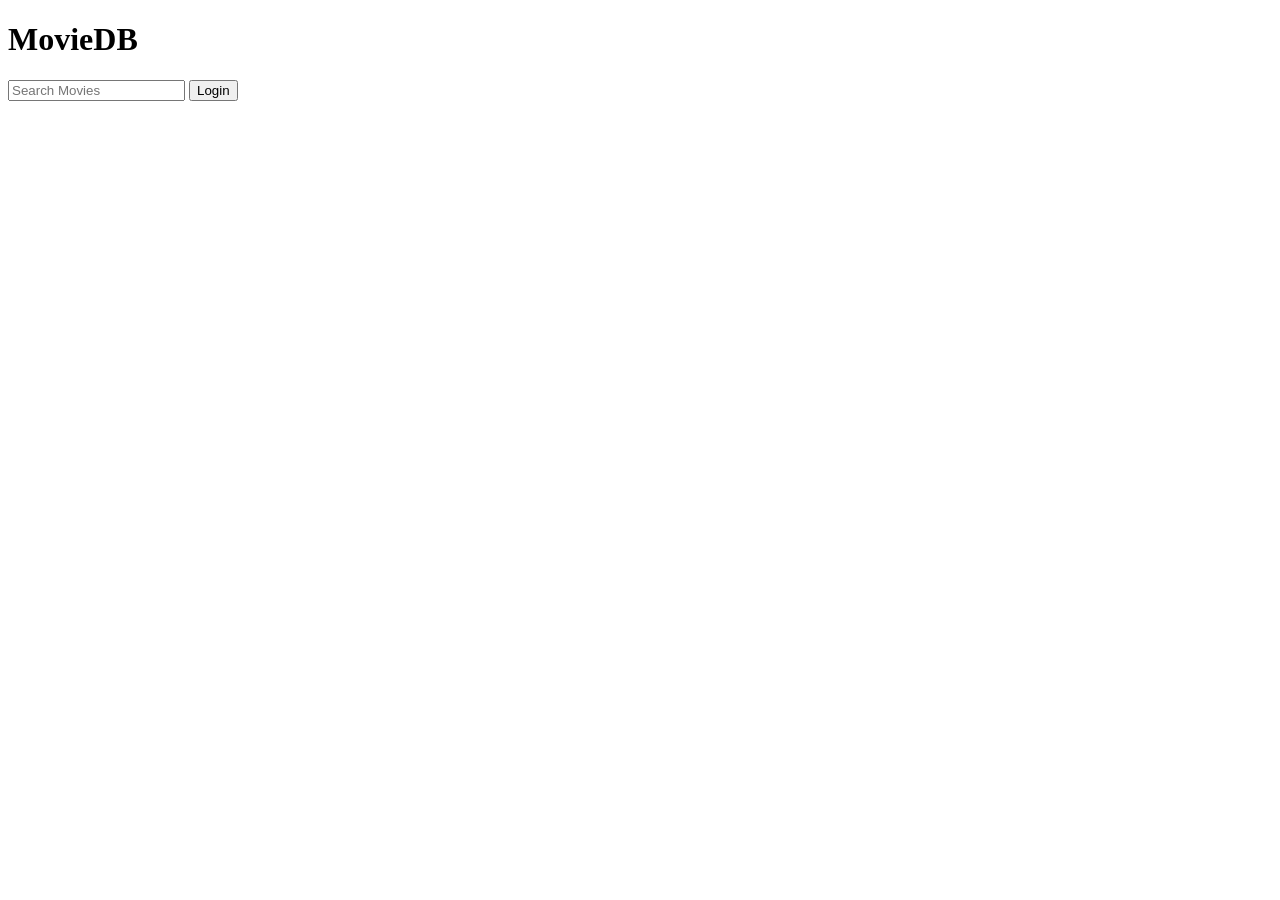
<file: test.html>
<!DOCTYPE html>
<html lang="en">
<body>
    <div class="top-bg">
        <div class="navbar">
            <div class="nav-left">
                <h1 class="logo-text">MovieDB</h1>
            </div>
            <div class="nav-center">
                <input type="text" class="search-bar" placeholder="Search Movies">
                <input type="button" value="Login" class="btn-black" id="btnOpenLogin" onclick="openLogin()">
            </div>
            <div class="clear"></div>
        </div>
    </div>
</body>
</html>
</file>
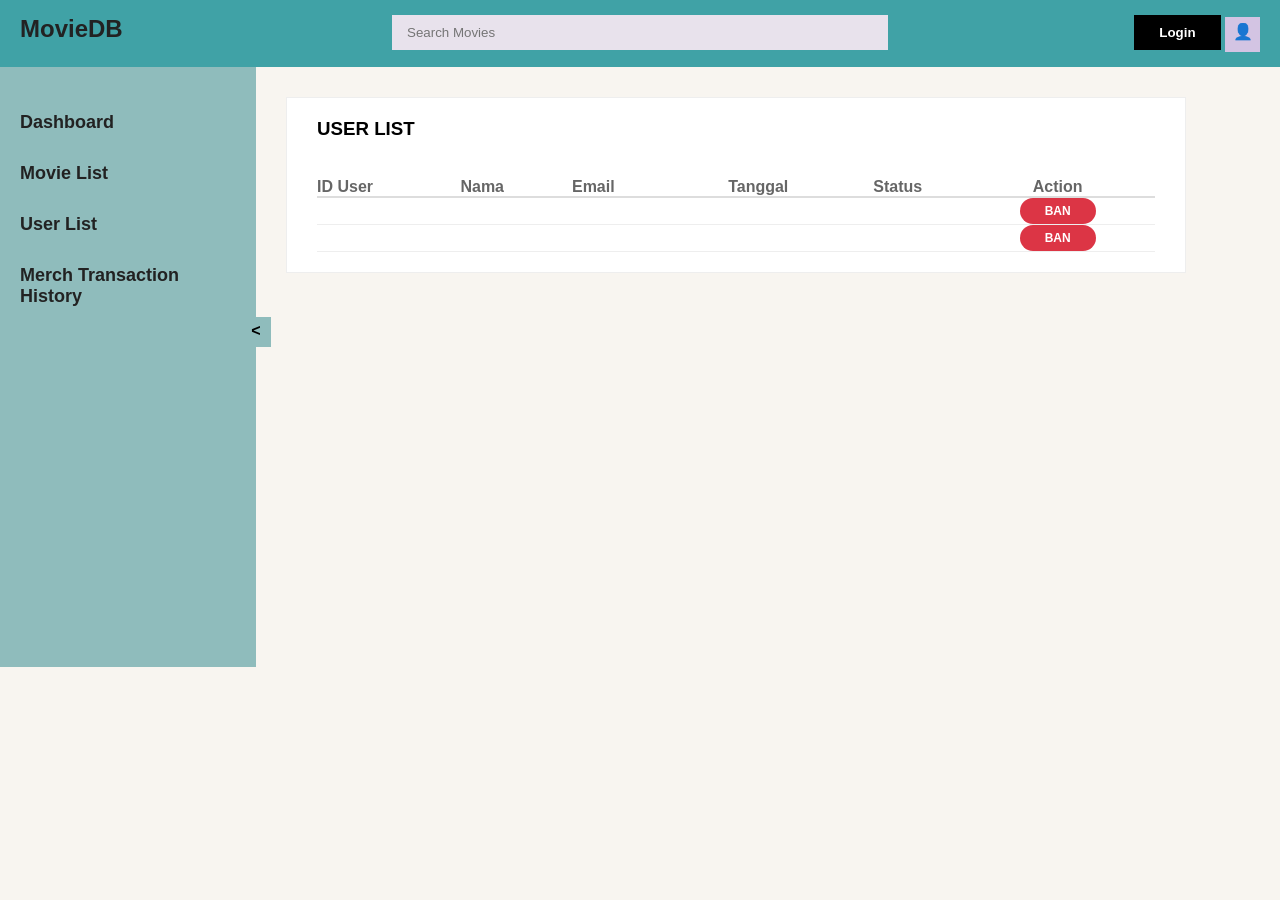
<file: user_list.html>
<!DOCTYPE html>
<html>
<head>
    <title>MovieDB - User List</title>
    <link rel="stylesheet" type="text/css" href="style.css" />
    <script type="text/javascript" src="script.js"></script>
</head>
<body>

    <div id="navbar">
        <div id="nav-left">
            <a href="index.html" class="back-btn" style="text-decoration: none; color: #222; font-size: 24px; font-weight: bold;">MovieDB</a>
        </div>
        
        <div id="nav-center">
            <input type="text" id="search-bar" placeholder="Search Movies">
        </div>
        
        <div id="nav-right">
            <input type="button" value="Login" id="btn-login">
            <div id="user-avatar" onclick="window.location.href='profile.html'" style="cursor: pointer;">&#128100;</div>
        </div>
        
        <br style="clear: both;" />
    </div>

    <div id="main-container">
        
        <div id="sidebar">
            <ul id="menu-list">
                <li class="active" onclick="window.location.href='admin_dashboard.html'" style="cursor: pointer;">Dashboard</li>
                <li class="active" onclick="window.location.href='movie_list.html'" style="cursor: pointer;">Movie List</li>
                <li class="active" onclick="window.location.href='user_list.html'" style="cursor: pointer;">User List</li>
                <li class="active" onclick="window.location.href='merch_history.html'" style="cursor: pointer;">Merch Transaction History</li>
            </ul>
            <div id="toggle-btn" onClick="toggleSidebar()">&lt;</div>
        </div>

        <div id="content">

            <div id="transaction-section">
                <h3>USER LIST</h3>
                <div style="margin-bottom: 20px;">
                    <div style="float: right;">
                        <a href="#" style="text-decoration: none; font-size: 28px; color: #222222; font-weight: bold;"></a>
                    </div>
                    <br style="clear: both;" />
                </div>

               <table border="0" cellspacing="0" cellpadding="15" width="100%">
    <tr>
        <th align="left">ID User</th>
        <th align="left">Nama</th>
        <th align="left">Email</th>
        <th align="center">Tanggal</th>
        <th align="center">Status</th>
        <th align="center">Action</th>
    </tr>
    
    <tr>
        <td></td>
        <td></td>
        <td></td>
        <td align="center"></td>
        
        <td align="center"><span class="status-active"></span></td>
        
        <td align="center">
            <button class="btn-ban">BAN</button>
        </td>
    </tr>

    <tr>
        <td></td>
        <td></td>
        <td></td>
        <td align="center"></td>
        <td align="center"><span class="status-inactive"></span></td>
        <td align="center">
            <button class="btn-ban">BAN</button>
        </td>
    </tr>
    </table>
        </div>
        <br style="clear: both;" />
    </div>
</body>
</html>
</file>
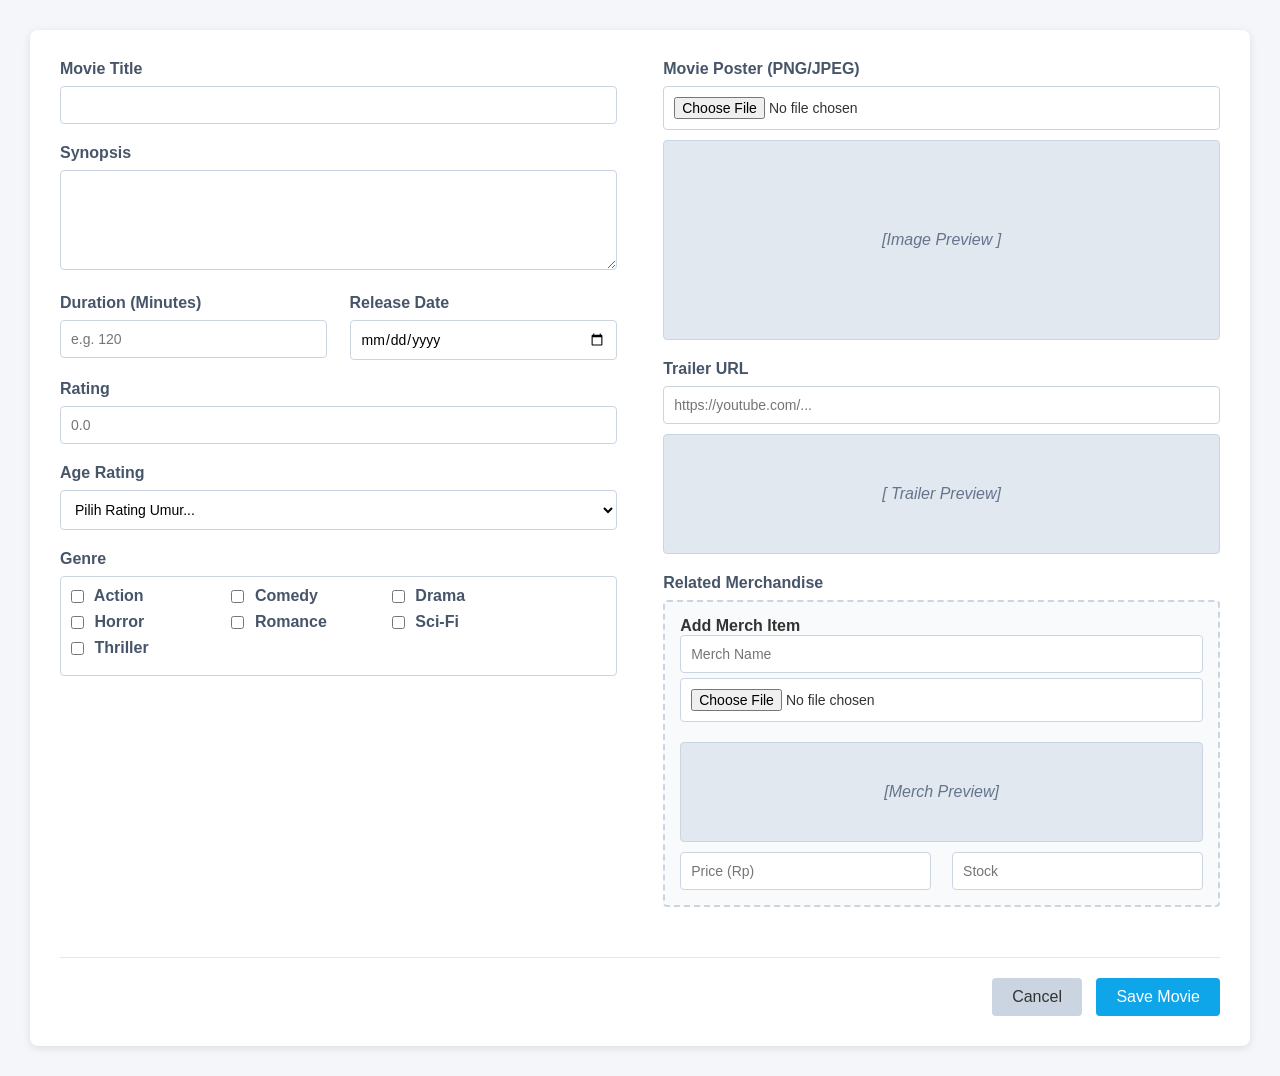
<file: add_movieee/add_moviee.html>
<!DOCTYPE html>
<html lang="id">
<head>
    <meta charset="UTF-8">
    <meta name="viewport" content="width=device-width, initial-scale=1.0">
    <title>Admin - Add New Movie</title>
    <link rel="stylesheet" href="add_moviee.css">
    <script src="add_moviee.js"></script>
</head>

<body>
    <div class="main-content">
        <div class="form-container">
            <form action="#" method="POST">
                
                <div class="form-col-left">
                    <div class="form-group">
                        <label>Movie Title</label>
                        <input type="text" class="form-control" >
                    </div>

                    <div class="form-group">
                        <label>Synopsis</label>
                        <textarea class="form-control"></textarea>
                    </div>

                    <div class="clearfix">
                        <div class="form-group" style="float: left; width: 48%;">
                            <label>Duration (Minutes)</label>
                            <input type="number" class="form-control" placeholder="e.g. 120">
                        </div>
                        <div class="form-group" style="float: right; width: 48%;">
                            <label>Release Date</label>
                            <input type="date" class="form-control">
                        </div>
                    </div>

                    <div class="form-group">
                        <label>Rating</label>
                        <input type="number" class="form-control" step="0.1" min="0" max="10" placeholder="0.0">
                    </div>

                    <div class="form-group">
                        <label>Age Rating</label>
                        <select class="form-control">
                            <option value="" disabled selected>Pilih Rating Umur...</option>
                            <option value="SU">SU(Semua Umur)</option>
                            <option value="13+">13+(Bimbingan Orang Tua)</option>
                            <option value="17+">17+ (Dewasa)</option>
                            <option value="21+">21+ (Khusus Dewasa)</option>
                        </select>
                    </div>

                    <div class="form-group">
                        <label>Genre </label>
                        <div class="checkbox-container">
                            <label class="checkbox-item">
                                <input type="checkbox" name="genre[]" value="Action"> Action
                            </label>
                            <label class="checkbox-item">
                                <input type="checkbox" name="genre[]" value="Comedy"> Comedy
                            </label>
                            <label class="checkbox-item">
                                <input type="checkbox" name="genre[]" value="Drama"> Drama
                            </label>
                            <label class="checkbox-item">
                                <input type="checkbox" name="genre[]" value="Horror"> Horror
                            </label>
                            <label class="checkbox-item">
                                <input type="checkbox" name="genre[]" value="Romance"> Romance
                            </label>
                            <label class="checkbox-item">
                                <input type="checkbox" name="genre[]" value="Sci-Fi"> Sci-Fi
                            </label>
                            <label class="checkbox-item">
                                <input type="checkbox" name="genre[]" value="Thriller"> Thriller
                            </label>
                        </div>
                    </div>
                </div>

                <div class="form-col-right">
                    
                    <div class="form-group">
                        <label>Movie Poster (PNG/JPEG)</label>
                        <input type="file" class="form-control" id="poster-input" accept="image/png, image/jpeg">
                        <div class="preview-box" id="poster-preview" style="height: 200px;">
                            <span class="preview-text">[Image Preview ]</span>
                        </div>
                    </div>

                    <div class="form-group">
                        <label>Trailer URL</label>
                        <input type="url" class="form-control" placeholder="https://youtube.com/...">
                        <div class="preview-box" style="height: 120px;">
                            <span class="preview-text">[ Trailer Preview]</span>
                        </div>
                    </div>

                    <div class="form-group">
                        <label>Related Merchandise</label>
                        <div class="merch-box clearfix">
                            <h4>Add Merch Item</h4>
                            
                            <input type="text" class="form-control" placeholder="Merch Name" style="margin-bottom: 5px;">
                            <input type="file" class="form-control" id="merch-input" accept="image/*" style="margin-bottom: 10px;">
                            
                            <div class="preview-box" id="merch-preview" style="height: 100px; margin-bottom: 10px;">
                                <span class="preview-text">[Merch Preview]</span>
                            </div>

                            <div class="clearfix">
                                <div style="float: left; width: 48%;">
                                    <input type="number" class="form-control" placeholder="Price (Rp)">
                                </div>
                                <div style="float: right; width: 48%;">
                                    <input type="number" class="form-control" placeholder="Stock">
                                </div>
                            </div>
                        </div>
                    </div>
                </div>

                <div class="clearfix"></div>

                <div class="action-buttons">
                    <button type="button" class="btn btn-cancel">Cancel</button>
                    <button type="submit" class="btn btn-submit">Save Movie</button>
                </div>

            </form>
        </div>
    </div>
    
    <div class="clearfix"></div>
</body>
</html>
</file>
<file: style.css>
body {
    margin: 0;
    padding: 0;
    font-family: Arial, Helvetica, sans-serif;
}
.clear { 
    clear: both; 
}
.navbar {
    background-color: #70a9a1; 
    padding: 15px 30px;
}
.nav-left { 
    float: 
    left; 
}
.nav-right { 
    float: right; 
    margin-top: 5px; 
}
.logo-text {
    margin: 0;
    color: #333333;
    font-size: 36px;
    font-weight: normal;
}
.search-bar {
    padding: 10px 15px;
    width: 250px;
    background-color: #e9e6ed;
    border: none;
    border-radius: 20px;
    margin-right: 10px;
}
.btn-black {
    background-color: black;
    color: white;
    padding: 10px 25px;
    border: none;
    border-radius: 5px;
    cursor: pointer;
    font-weight: bold;
}

/* ================= HALAMAN REGISTER ================= */
.bg-register {
    background-color: #f4f1ea; 
}
.register-box {
    width: 600px;
    margin: 50px auto;
    padding: 20px;
}
.title-register {
    color: #34495e; 
    font-size: 42px;
    font-weight: bold;
    margin-bottom: 40px;
}
.form-label-reg {
    font-size: 24px;
    font-weight: bold;
    color: black;
    margin-bottom: 5px;
}
.input-field-reg {
    width: 95%; 
    padding: 15px 20px;
    margin-bottom: 20px;
    border: 1.5px solid black;
    border-radius: 30px; 
    font-size: 18px;
    outline: none;
}
.btn-teal {
    background-color: #70a9a1;
    width: 300px;
    height: 50px;
    border: none;
    border-radius: 25px;
    cursor: pointer;
}
.login-link-text {
    font-size: 22px;
    margin-top: 10px;
}
.login-link-text a {
    color: black;
    text-decoration: underline;
}

/* ================= HALAMAN LOGIN ================= */
.top-bg {
    background-image: url('https://wallup.net/wp-content/uploads/2019/09/859126-poster-movie-film-movies-posters-748x529.jpg'); 
    background-size: cover;
    background-position: center;
    height : 400px;
    padding-bottom: 80px; 
}
.login-box {
    width: 600px;
    margin: 60px auto 0 auto;
    background-color: rgba(30, 30, 30, 0.7); 
    padding: 40px;
    border-radius: 25px;
}
.title-login {
    color: white;
    font-size: 40px;
    margin-bottom: 30px;
}
.form-label-login {
    font-size: 24px;
    font-weight: bold;
    color: white;
    margin-bottom: 10px;
}
.input-field-login {
    width: 92%;
    padding: 15px 20px;
    margin-bottom: 20px;
    border: none;
    border-radius: 15px; 
    font-size: 18px;
}
.links {
    font-size: 18px;
    line-height: 1.6;
    margin-top: 5px;
}
.btn-login-submit {
    background-color: black;
    color: white;
    padding: 15px 40px;
    font-size: 22px;
    font-weight: bold;
    border: none;
    border-radius: 30px;
    cursor: pointer;
}

/* ================= HALAMAN WELCOME ================= */
.bottom-bg {
    background-color: #f4f1ea;
    padding-top: 25px;
    padding-bottom: 60px;
}
.categories-container {
    width: 780px;
    margin: 0 auto;
}
.icon-nav, .bracket {
    float: left;
    font-size: 28px;
    margin-top: 6px;
    margin-left: 10px;
    margin-right: 10px;
}
.bracket {
    font-size: 32px;
    font-weight: lighter;
    margin-top: 2px;
}
.category-btn {
    float: left;
    margin: 5px 8px;
    padding: 6px 20px;
    border: 1px solid black;
    border-radius: 20px;
    background-color: #f4f1ea;
    font-weight: bold;
    font-size: 18px;
}
.article-section {
    max-width: 800px;      
    width: 90%;           
    margin: 50px auto;    
    padding: 20px;        
    font-size: 16px;      
    line-height: 1.8;         
    font-family: Arial, Helvetica, sans-serif;
    text-align: justify;
}
/* === TAMBAHAN UNTUK DASHBOARD.HTML === */

.nav-left {
    display: flex;
    align-items: center;
    gap: 20px;
}

.back-btn {
    text-decoration: none;
    color: #333;
    font-size: 24px;
    font-weight: bold;
    transition: transform 0.2s;
}

.back-btn:hover {
    transform: scale(1.1);
}

/* === HERO WELCOME === */
.hero-welcome {
    position: relative;
    height: 400px;
    /* Background Clapperboard */
    background: url('https://images.unsplash.com/photo-1585647347384-2593bc35786b?auto=format&fit=crop&w=1200&q=80') center/cover no-repeat;
    display: flex;
    flex-direction: column;
    justify-content: center;
    align-items: center;
}

.welcome-overlay {
    position: absolute;
    top: 0; left: 0; right: 0; bottom: 0;
    background: rgba(0, 0, 0, 0.6);
    z-index: 1;
}

.welcome-text {
    position: relative;
    z-index: 2;
    color: #fff;
    font-size: 48px;
    letter-spacing: 5px;
    margin-bottom: 30px;
    margin-top: 50px;
}

.hero-posters {
    position: relative;
    z-index: 2;
    display: flex;
    gap: 15px;
    margin-top: auto;
    padding-bottom: 20px;
}

.hero-posters img {
    width: 120px;
    height: 180px;
    object-fit: cover;
    border-radius: 8px;
    box-shadow: 0 4px 10px rgba(0,0,0,0.5);
    border: 2px solid transparent;
    transition: 0.3s;
}

.hero-posters img:hover {
    transform: translateY(-5px);
    border-color: #7ababa;
}

/* === MOVIE CATALOG GRID === */
.movie-catalog {
    padding: 40px 10%;
    max-width: 1200px;
    margin: 0 auto;
    display: grid;
    grid-template-columns: 1fr 1fr; /* Mengatur menjadi 2 Kolom */
    gap: 30px;
}

.movie-card {
    background: #fff;
    border-radius: 10px;
    overflow: hidden;
    box-shadow: 0 4px 8px rgba(0,0,0,0.05);
    transition: transform 0.3s ease;
    cursor: pointer;
}

.movie-card:hover {
    transform: translateY(-5px);
    box-shadow: 0 8px 16px rgba(0,0,0,0.1);
}

.movie-card img {
    width: 100%;
    height: 350px;
    object-fit: cover;
}

.movie-card h4 {
    padding: 15px 20px;
    font-size: 16px;
    color: #333;
    font-weight: 600;
}

/* === KODE CSS UNTUK POP-UP === */
.modal-overlay {
    display: none; /* Sembunyikan pop-up secara default */
    position: fixed; /* Mengunci posisi agar melayang di layar */
    top: 0;
    left: 0;
    width: 100%;
    height: 100%;
    background-color: rgba(0, 0, 0, 0.7); /* Efek redup transparan */
    z-index: 9999; /* Memastikan pop-up berada di lapisan paling atas */
}

.modal-overlay .login-box {
    margin: 10% auto 0 auto; /* Menengahkan kotak form */
    position: relative;
}

/* Desain Tombol X (Close) */
.close-btn {
    position: absolute;
    top: 15px;
    right: 25px;
    font-size: 30px;
    font-weight: bold;
    color: white;
    cursor: pointer;
}

.close-btn:hover {
    color: #70a9a1; /* Berubah warna saat di-hover */
}
/* RESET & GLOBAL */
body {
    margin: 0;
    padding: 0;
    font-family: Arial, Helvetica, sans-serif;
}
.bg-cream {
    background-color: #f4f1ea;
}
.clear {
    clear: both;
}
.container {
    width: 900px;
    margin: 0 auto;
    padding: 30px;
}

/* NAVBAR */
.navbar {
    background-color: #70a9a1;
    padding: 15px 30px;
}
.nav-left {
    float: left;
    width: 25%;
}
.back-btn {
    text-decoration: none;
    color: #333;
    font-size: 24px;
    font-weight: bold;
}
.nav-center {
    float: left;
    width: 50%;
    text-align: center;
}
.search-bar {
    padding: 8px 15px;
    width: 300px;
    background-color: #e9e6ed;
    border: none;
    border-radius: 20px;
}
.nav-right {
    float: right;
    width: 25%;
    text-align: right;
}
.btn-black {
    background-color: black;
    color: white;
    padding: 8px 25px;
    border: none;
    border-radius: 5px;
    cursor: pointer;
    font-weight: bold;
    margin-right: 15px;
}
.user-avatar {
    display: inline-block;
    background-color: #d1b3ff;
    color: white;
    border-radius: 50%;
    width: 30px;
    height: 30px;
    text-align: center;
    line-height: 30px;
    vertical-align: middle;
}

/* MOVIE HERO SECTION (TATA LETAK FLOAT 2 KOLOM) */
.movie-hero {
    margin-bottom: 30px;
}
.poster-col {
    float: left;
    width: 38%;
}
.movie-poster {
    width: 100%;
    border: 5px solid white;
    box-shadow: 0 4px 8px rgba(0,0,0,0.1);
}
.details-col {
    float: right;
    width: 58%;
}
.title-section {
    margin-bottom: 5px;
}
.movie-title {
    float: left;
    font-size: 38px;
    color: #2c3e50;
    margin: 0;
    line-height: 1.1;
}
.rating-box {
    float: right;
    background-color: #d3d3d3;
    padding: 15px 25px;
    border-radius: 10px;
    text-align: center;
}
.rating-box h2 {
    margin: 0;
    font-size: 28px;
    color: #333;
}
.stars {
    color: gold;
    font-size: 24px;
    margin-top: 5px;
}
.subtitle {
    font-size: 22px;
    margin: 10px 0;
    color: #000;
}
.synopsis {
    font-size: 13px;
    line-height: 1.5;
    color: #333;
    text-align: justify;
    margin-bottom: 25px;
}

/* ACTION BUTTONS */
.action-buttons {
    text-align: center;
}
.btn-action {
    width: 80px;
    height: 60px;
    font-size: 28px;
    border: none;
    border-radius: 5px;
    margin: 0 10px;
    cursor: pointer;
    box-shadow: 0 2px 5px rgba(0,0,0,0.2);
}
.btn-trailer { background-color: #f28b82; }
.btn-gallery { background-color: #7ababa; }
.btn-merch { background-color: #00c853; }

/* CATEGORIES */
.categories-section {
    text-align: center;
    margin: 40px 0;
}
.nav-arrow, .bracket {
    float: left;
    font-size: 24px;
    margin: 5px 10px;
    font-weight: bold;
}
.bracket {
    font-size: 30px;
    font-weight: normal;
    margin-top: 0;
}
.category-btn {
    float: left;
    margin: 5px;
    padding: 5px 20px;
    border: 1px solid black;
    border-radius: 15px;
    background-color: white;
    font-weight: bold;
    font-size: 16px;
}

/* REVIEWS SECTION */
.reviews-section {
    margin-top: 30px;
}
.review-title {
    font-size: 26px;
    margin-bottom: 20px;
}
.review-card {
    background-color: white;
    padding: 25px;
    border-radius: 10px;
    margin-bottom: 20px;
    box-shadow: 0 2px 4px rgba(0,0,0,0.05);
}
.review-text {
    font-size: 15px;
    font-weight: bold;
    margin-top: 0;
    margin-bottom: 25px;
}
.review-user {
    float: left;
}
.user-pic {
    float: left;
    width: 40px;
    height: 40px;
    border-radius: 50%;
    margin-right: 15px;
}
.bg-red { background-color: darkred; }
.bg-green { background-color: darkolivegreen; }
.bg-blue { background-color: #2c3e50; }

.user-info {
    float: left;
    font-size: 13px;
    line-height: 1.4;
}
.user-info span {
    color: gray;
}
.review-reactions {
    float: right;
    font-size: 18px;
    margin-top: 10px;
}
/* --- PENGATURAN SLIDE BAR FILM --- */

.slider-wrapper {
    position: relative;
    width: 90%; 
    margin: 20px auto; 
    text-align: center;
}

.movie-catalog {
    display: block; /* Menetralkan jika ada efek 'float' dari kodingan lamamu */
    width: 100%; /* Memaksa wadah mengambil ruang penuh */
    overflow-x: auto; 
    white-space: nowrap; 
    scroll-behavior: smooth; 
    padding: 10px 0;
    text-align: center; 
}

/* Menyembunyikan scrollbar jelek bawaan browser agar terlihat premium */
.movie-catalog::-webkit-scrollbar {
    display: none;
}

.movie-card {
    display: inline-block; /* Pengganti fungsi Float agar berjajar ke samping */
    vertical-align: top;
    width: 200px; /* Ukuran lebar masing-masing poster */
    margin: 0 20px; /* Jarak antar kartu film */
    white-space: normal; /* Mengembalikan teks di bawah poster agar normal */
    text-align: center;
}

.movie-card img {
    width: 100%;
    border-radius: 8px; /* Memberikan efek lengkung di sudut poster */
}

/* Pengaturan Tampilan Tombol Geser */
.slide-btn {
    position: absolute;
    top: 50%;
    transform: translateY(-50%);
    background-color: rgba(112, 169, 161, 0.8); /* Menggunakan warna teal khas desainmu */
    color: white;
    border: none;
    padding: 15px 10px;
    cursor: pointer;
    z-index: 10;
    font-size: 20px;
    font-weight: bold;
    border-radius: 5px;
}

.slide-btn:hover {
    background-color: #333; /* Warna berubah jadi gelap saat kursor diarahkan */
}

.left-btn {
    left: -15px; /* Menggeser tombol ke pinggir kiri */
}

.right-btn {
    right: -15px; /* Menggeser tombol ke pinggir kanan */
}
/* ===============================
   Gaya Pop-up (Modal) Reaksi Emoji
   =============================== */
.reaction-modal {
    display: none; /* Disembunyikan secara default */
    position: fixed; 
    z-index: 1000; /* Menimpa semua elemen lain */
    left: 0;
    top: 0;
    width: 100%; 
    height: 100%; 
    background-color: rgba(0,0,0,0.6); /* Efek latar belakang gelap transparan */
}

.reaction-modal-content {
    background-color: #f4f1ea; /* Warna krem sesuai tema webmu */
    margin: 10% auto; /* Jarak dari atas dan posisikan di tengah */
    padding: 20px;
    border: 2px solid #70a9a1; /* Border teal khas desainmu */
    width: 40%; /* Lebar kotak pop-up */
    box-sizing: border-box;
}

.close-btn {
    color: #888;
    float: right; /* Memanfaatkan Box Model Float */
    font-size: 28px;
    font-weight: bold;
    cursor: pointer;
}

.close-btn:hover,
.close-btn:focus {
    color: #000;
}

.reaction-list {
    list-style-type: none;
    padding: 0;
    margin: 0;
}

.reaction-list li {
    padding: 10px 0;
    border-bottom: 1px solid #ccc;
    font-size: 16px;
}
* {
    margin: 0;
    padding: 0;
    box-sizing: border-box;
    font-family: 'Segoe UI', Tahoma, Geneva, Verdana, sans-serif;
}

body {
    background-color: #f6f3ee;
    color: #000;
}

/* === NAVBAR === */
.navbar {
    display: flex;
    justify-content: space-between;
    align-items: center;
    background-color: #6fb2b6;
    padding: 15px 40px;
}

.logo-text {
    font-size: 24px;
    color: #333;
    font-weight: normal;
}

.search-bar {
    background-color: #f8eef3;
    padding: 8px 15px;
    border-radius: 20px;
    width: 400px;
    border: none;
    outline: none;
}

.btn-black {
    background-color: #000;
    color: #fff;
    border: none;
    padding: 8px 20px;
    border-radius: 5px;
    cursor: pointer;
}

/* === KONTEN PROFIL === */
.profile-container {
    max-width: 600px;
    margin: 40px auto;
    padding: 0 20px;
}

.avatar-section {
    display: flex;
    justify-content: center;
    margin-bottom: 30px;
}

.avatar-circle {
    background-color: #e6ddff;
    width: 100px;
    height: 100px;
    border-radius: 50%;
    display: flex;
    justify-content: center;
    align-items: center;
}

.avatar-circle i {
    font-size: 50px;
    color: #4b3084;
}

/* === STYLING FORM === */
.form-group {
    display: flex;
    flex-direction: column;
    margin-bottom: 20px;
}

.form-group label {
    font-weight: 800;
    font-size: 18px;
    margin-bottom: 8px;
}

.form-group input,
.form-group textarea {
    width: 100%;
    padding: 12px 20px;
    border: 1px solid #000;
    background-color: #fff;
    font-size: 16px;
    outline: none;
}

.form-group textarea {
    resize: vertical;
}

.button-group {
    display: flex;
    justify-content: center;
    margin-top: 30px;
}

.save-btn {
    background-color: #7ababc;
    color: #000;
    font-size: 18px;
    font-weight: bold;
    text-decoration: underline;
    border: none;
    padding: 12px 60px;
    border-radius: 25px;
    cursor: pointer;
}

/* === CLASS BANTUAN === */
.hidden {
    display: none !important;
}

/* === STYLING TAMPILAN HASIL === */
#viewProfile {
    margin-top: 10px;
}

.info-row {
    display: flex;
    align-items: center;
    margin-bottom: 20px;
}

.info-row.align-top {
    align-items: flex-start; 
}

.info-label {
    width: 160px;
    font-size: 18px;
    font-weight: 800;
    text-align: center;
    padding-right: 20px;
}

.info-box {
    flex: 1;
    padding: 12px 15px;
    border: 1px solid #000;
    background-color: #fff;
    font-size: 16px;
    font-weight: bold;
    min-height: 45px;
}

.bio-box {
    min-height: 150px;
    font-weight: 600;
}
/* --- Pengaturan Dasar Body --- */
body {
    margin: 0px;
    padding: 0px;
    font-family: "Segoe UI", Arial, sans-serif;
    background-color: #F8F5F0;
}

/* --- Top Navbar (Ini bagian yang sebelumnya hilang) --- */
#navbar {
    background-color: #40A2A6;
    padding: 15px 20px;
}

#nav-left {
    float: left;
    width: 25%;
}

#nav-center {
    float: left;
    width: 50%;
    text-align: center;
}

#nav-center input {
    width: 80%;
    padding: 10px 15px;
    background-color: #E8E2EC;
    border: none;
    color: #666666;
}

#nav-right {
    float: right;
    width: 20%;
    text-align: right;
}

#btn-login {
    background-color: #000000;
    color: #FFFFFF;
    border: none;
    padding: 10px 25px;
    font-weight: bold;
    cursor: pointer;
}

#user-avatar {
    display: inline-block;
    background-color: #D3C4E3;
    color: #7B5C9E;
    width: 35px;
    height: 35px;
    text-align: center;
    font-weight: bold;
    padding-top: 5px;
}

/* --- Main Layout --- */
#main-container {
    width: 100%;
}

/* --- Sidebar --- */
#sidebar {
    float: left;
    width: 20%;
    height: 600px;
    background-color: #8FBCBC;
    position: relative; 
}

#menu-list {
    list-style-type: none; 
    padding: 0px;
    margin-top: 30px;
}

#menu-list li {
    padding: 15px 20px;
    font-size: 18px;
    font-weight: bold;
}

#menu-list li.active {
    color: #222222;
}

#toggle-btn {
    position: absolute; 
    right: -15px;
    top: 250px;
    width: 30px;
    height: 30px;
    background-color: #8FBCBC;
    text-align: center;
    font-weight: bold;
    padding-top: 5px;
    cursor: pointer;
}

/* --- Main Content Area --- */
#content {
    float: left;
    width: 75%;
    padding: 30px;
}

/* --- Summary Cards --- */
#summary-cards {
    margin-bottom: 40px;
}

.card {
    float: left;
    background-color: #FFFFFF;
    width: 250px;
    padding: 20px;
    margin-right: 30px;
    border: 1px solid #EEEEEE;
}

.card-title {
    font-weight: bold;
    font-size: 18px;
    margin-top: 0px;
}

.card-icon {
    font-size: 36px;
}

.card-value {
    font-size: 24px;
    font-weight: bold;
    margin-left: 20px;
}

/* --- Transaction Table --- */
#transaction-section {
    background-color: #FFFFFF;
    padding: 20px 30px;
    border: 1px solid #EEEEEE;
}

table {
    width: 100%;
    border-collapse: collapse;
}

th {
    border-bottom: 2px solid #DDDDDD;
    color: #666666;
}

td {
    border-bottom: 1px solid #EEEEEE;
}

.status-paid {
    color: #28A745;
}
/* --- Action Buttons untuk Tabel --- */
.btn-update {
    background-color: #28A745;
    color: #FFFFFF;
    border: none;
    padding: 6px 15px;
    border-radius: 15px;
    cursor: pointer;
    font-weight: bold;
    font-size: 12px;
}

.btn-delete {
    background-color: #DC3545;
    color: #FFFFFF;
    border: none;
    padding: 6px 15px;
    border-radius: 15px;
    cursor: pointer;
    font-weight: bold;
    font-size: 12px;
}
/* --- Text Status Colors --- */
.status-active {
    color: #28A745; /* Hijau */
    font-size: 14px;
}

.status-inactive {
    color: #DC3545; /* Merah */
    font-size: 14px;
}

/* --- Action Button BAN --- */
.btn-ban {
    background-color: #DC3545; /* Merah */
    color: #FFFFFF;
    border: none;
    padding: 6px 25px; /* Padding kiri-kanan lebih lebar untuk bentuk kapsul */
    border-radius: 15px;
    cursor: pointer;
    font-weight: bold;
    font-size: 12px;
}
</file>
<file: add_movieee/add_moviee.css>
* {
    margin: 0;
    padding: 0;
    box-sizing: border-box;
    font-family: Arial, sans-serif;
}

body {
    background-color: #f4f6f9;
    color: #333;
}

.clearfix::after {
    content: "";
    display: table;
    clear: both;
}

.main-content {
    width: 100%;
}

.form-container {
    background-color: white;
    margin: 30px;
    padding: 30px;
    border-radius: 8px;
    box-shadow: 0 2px 8px rgba(0,0,0,0.1);
}

.form-col-left { 
    float: left;
     width: 48%; 
}

.form-col-right { 
    float: right; 
    width: 48%; 
}

.form-group { 
    margin-bottom: 20px; 

}
.form-group label {
    display: block;
    font-weight: bold;
    margin-bottom: 8px;
    color: #475569;
}

.form-control {
    width: 100%;
    padding: 10px;
    border: 1px solid #cbd5e1;
    border-radius: 4px;
    font-size: 14px;
    background-color: white;
}

select.form-control {
    cursor: pointer;
}

textarea.form-control { 
    resize: vertical; 
    height: 100px; }

.merch-box {
    border: 2px dashed #cbd5e1;
    padding: 15px;
    border-radius: 4px;
    background-color: #f8fafc;
}

.action-buttons {
    margin-top: 30px;
    text-align: right;
    border-top: 1px solid #e2e8f0;
    padding-top: 20px;
}

.btn {
    padding: 10px 20px;
    border: none;
    border-radius: 4px;
    font-size: 16px;
    cursor: pointer;
    margin-left: 10px;
}

.btn-cancel {
    background-color: #cbd5e1;
    color: #333;
 }

.btn-submit { 
    background-color: #0ea5e9; 
    color: white; 
}

.btn-submit:hover {
     background-color: #0284c7;
}


/* KOTAK PREVIEW GAMBAR */
.preview-box {
    width: 100%;
    background-color: #e2e8f0;
    margin-top: 10px;
    text-align: center;
    border: 1px solid #cbd5e1;
    border-radius: 4px;
    overflow: hidden;
    display: flex;
    align-items: center;
    justify-content: center;
}

.preview-text {
    color: #64748b;
    font-style: italic;
}

.checkbox-container {
    width: 100%;
    padding: 10px;
    border: 1px solid #cbd5e1;
    background-color: white;
    border-radius: 4px;
    overflow: hidden; 
    box-sizing: border-box; 
}

.checkbox-item {
    float: left;
    width: 30%;
    margin-bottom: 8px;
    box-sizing: border-box;
}

.checkbox-item input[type="checkbox"] {
    margin-right: 6px;
    vertical-align: middle;
    cursor: pointer;
}
</file>
